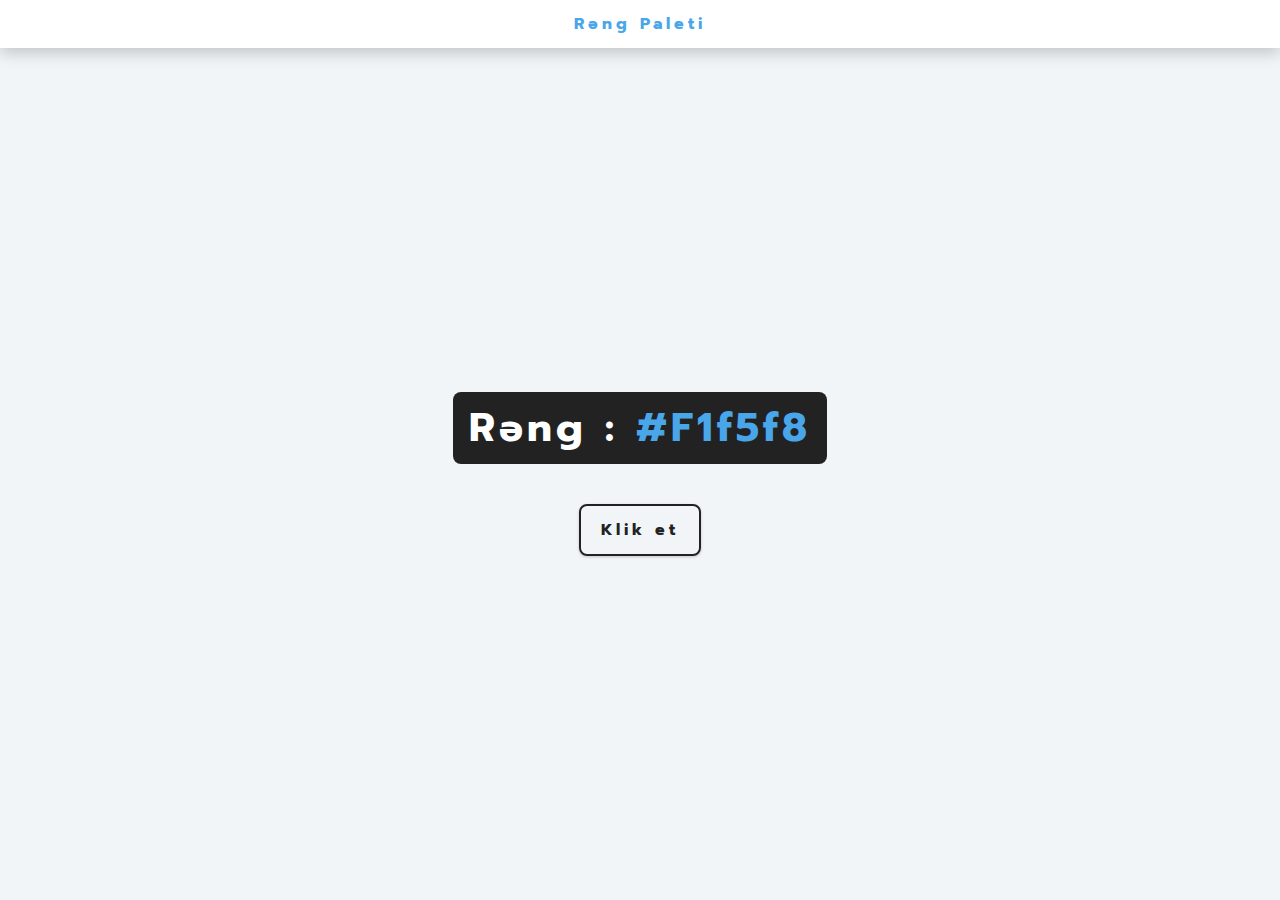
<file: color-flipper-hex/index.html>
<!DOCTYPE html>
<html lang="en">
  <head>
    <meta charset="UTF-8" />
    <meta http-equiv="X-UA-Compatible" content="IE=edge" />
    <meta name="viewport" content="width=device-width, initial-scale=1.0" />
    <link rel="stylesheet" href="style.css" />
    <title>Color Flipper with HEX</title>
  </head>
  <body>
    <nav>
      <div class="nav-center">
        <h4>rəng paleti</h4>
      </div>
    </nav>
    <main>
      <div class="container">
        <h2>rəng : <span class="color">#f1f5f8</span></h2>
        <button class="btn btn-hero" id="btn">Klik et</button>
      </div>
    </main>
    <script src="script.js"></script>
  </body>
</html>
</file>
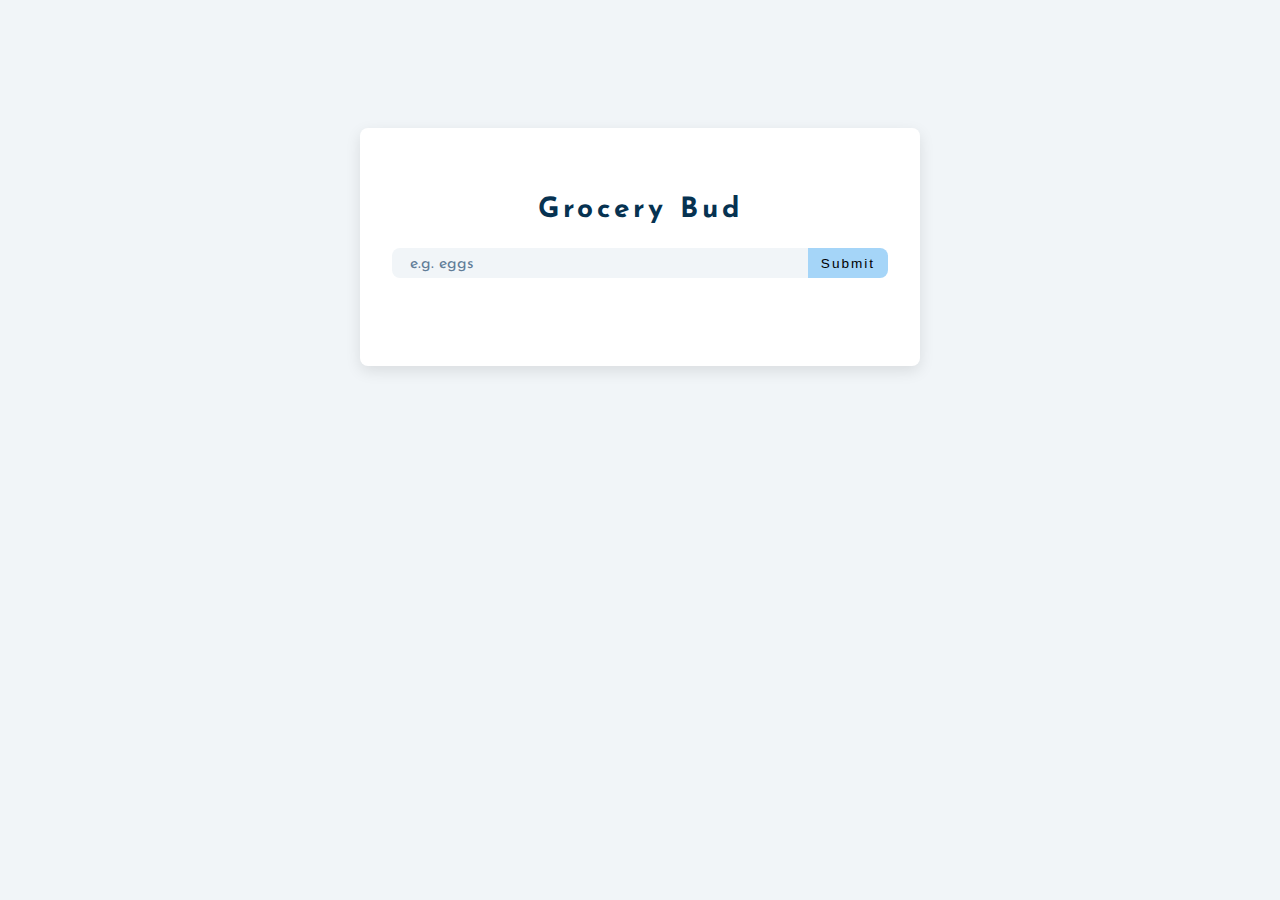
<file: grocery-bud/index.html>
<!DOCTYPE html>
<html lang="en">
  <head>
    <meta charset="UTF-8" />
    <meta http-equiv="X-UA-Compatible" content="IE=edge" />
    <meta name="viewport" content="width=device-width, initial-scale=1.0" />
    <link
      rel="stylesheet"
      href="https://cdnjs.cloudflare.com/ajax/libs/font-awesome/5.15.4/css/all.min.css"
      integrity="sha512-1ycn6IcaQQ40/MKBW2W4Rhis/DbILU74C1vSrLJxCq57o941Ym01SwNsOMqvEBFlcgUa6xLiPY/NS5R+E6ztJQ=="
      crossorigin="anonymous"
      referrerpolicy="no-referrer"
    />
    <link rel="stylesheet" href="style.css" />
    <title>Document</title>
  </head>
  <body>
    <section class="section-center">
      <!-- form -->
      <form class="grocery-form">
        <p class="alert"></p>
        <h3>grocery bud</h3>
        <div class="form-control">
          <input type="text" id="grocery" placeholder="e.g. eggs" />
          <button type="submit" class="submit-btn">submit</button>
        </div>
      </form>
      <!-- list -->
      <div class="grocery-container">
        <div class="grocery-list">
          <!-- <article class="grocery-item">
              <p class="title">item</p>
              <div class="btn-container">
                <button type="button" class="edit-btn">
                  <i class="fas fa-edit"></i>
                </button>
                <button type="button" class="delete-btn">
                  <i class="fas fa-trash"></i>
                </button>
              </div>
            </article> -->
        </div>
        <button class="clear-btn">clear items</button>
      </div>
    </section>
    <script src="script.js"></script>
  </body>
</html>
</file>
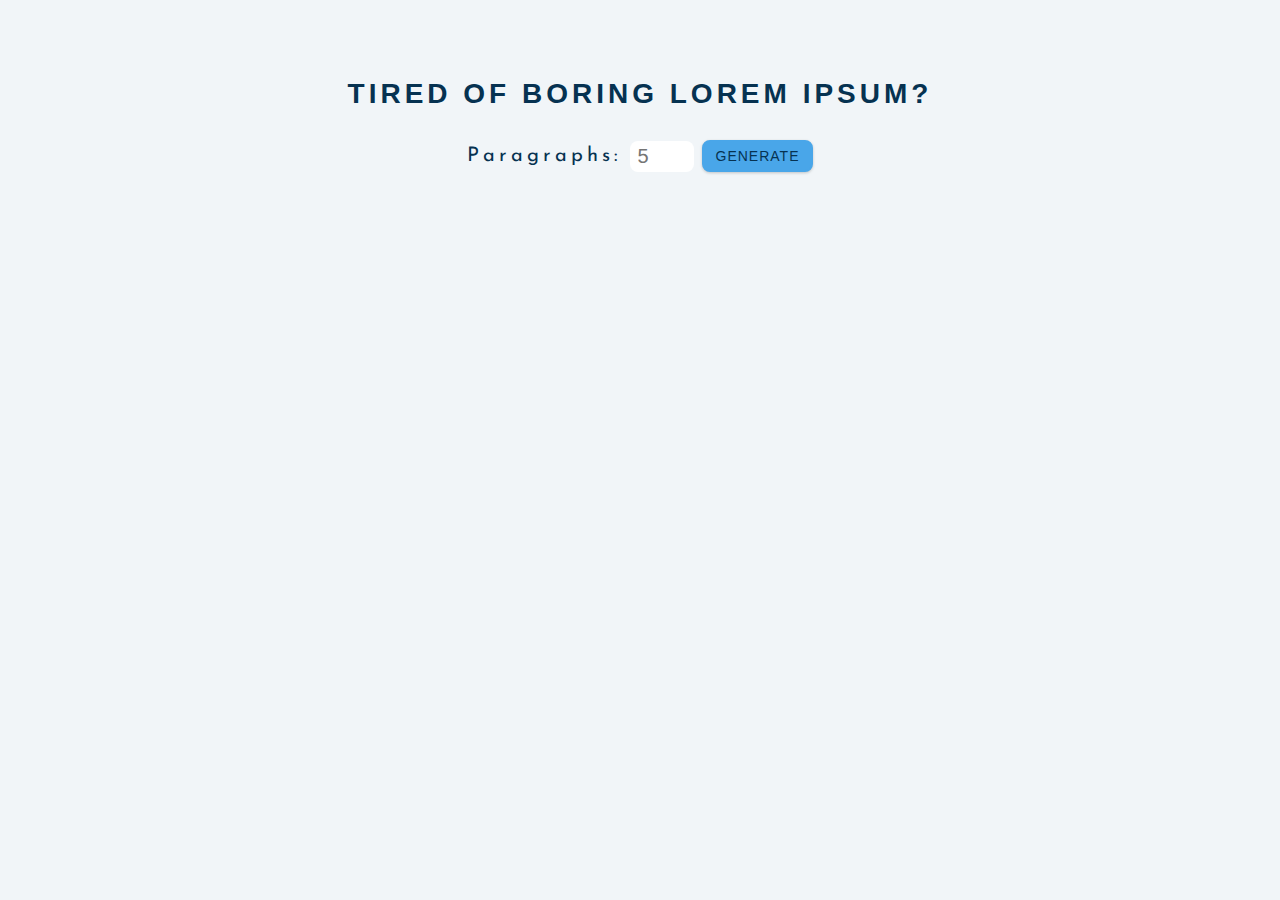
<file: lorem-generator/index.html>
<!DOCTYPE html>
<html lang="en">
  <head>
    <meta charset="UTF-8" />
    <meta http-equiv="X-UA-Compatible" content="IE=edge" />
    <meta name="viewport" content="width=device-width, initial-scale=1.0" />
    <link rel="stylesheet" href="style.css" />
    <title>Document</title>
  </head>
  <body>
    <section class="section-center">
      <h3>tired of boring lorem ipsum?</h3>
      <form class="lorem-form">
        <label for="amount">paragraphs:</label>
        <input
          type="number"
          name="amount"
          id="amount"
          maxlength="1"
          placeholder="5"
        />
        <button type="submit" class="btn">generate</button>
      </form>
      <article class="lorem-text"></article>
    </section>

    <script src="script.js"></script>
  </body>
</html>
</file>
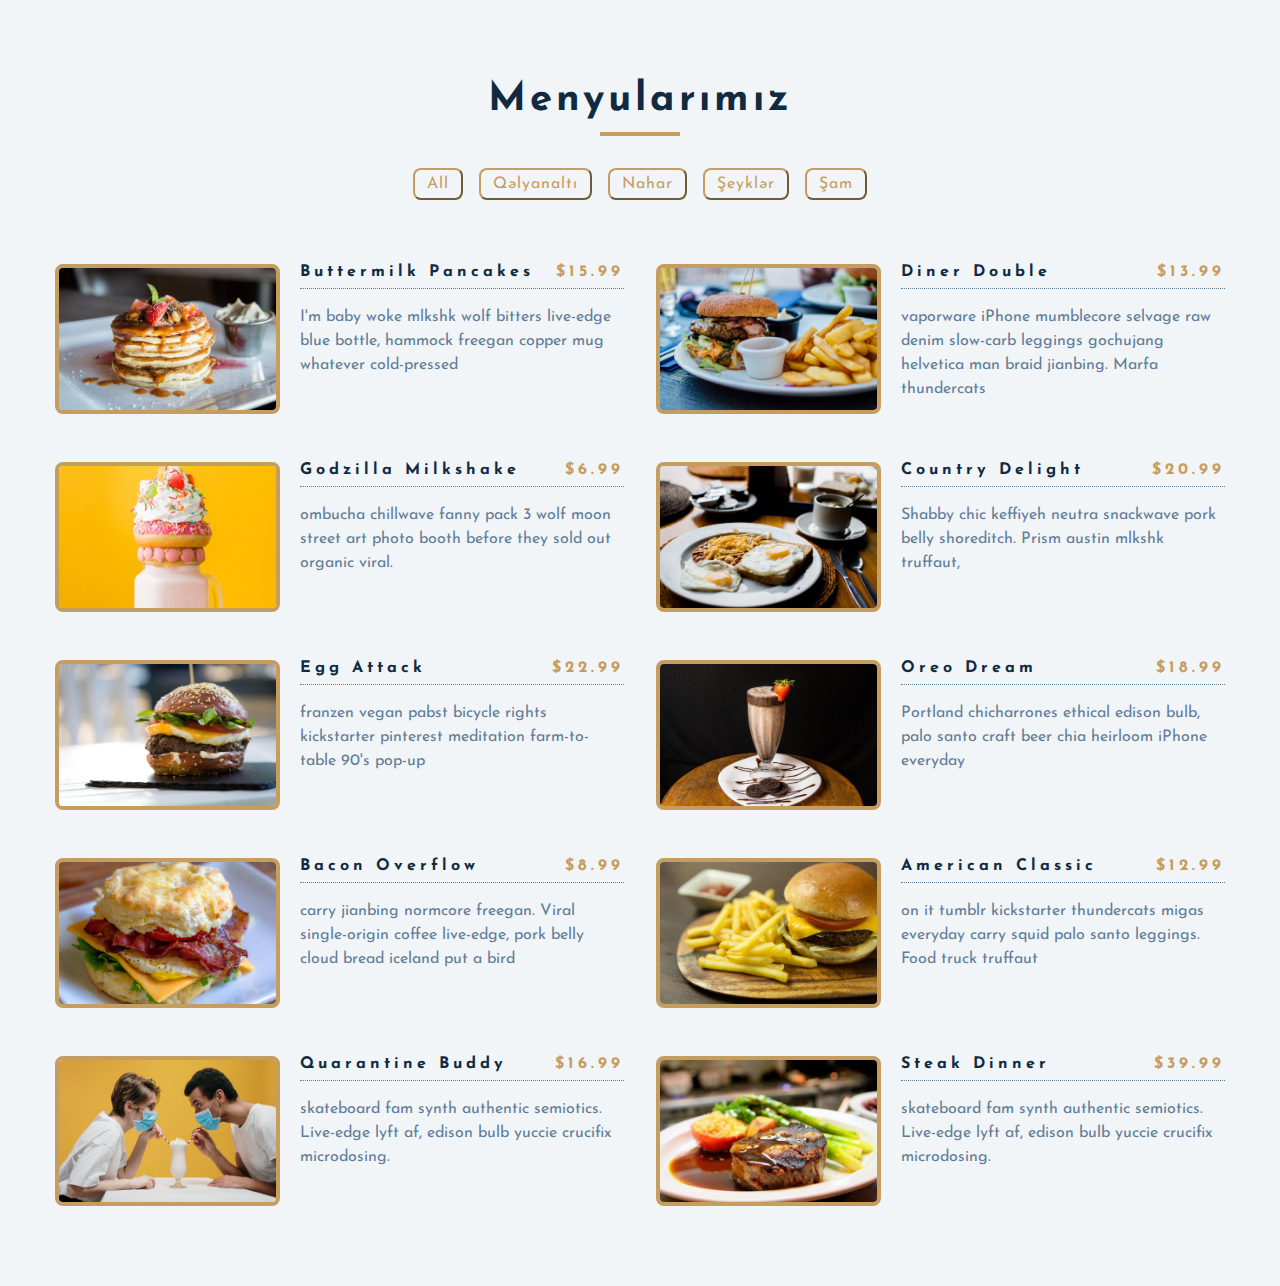
<file: menu-app/index.html>
<!DOCTYPE html>
<html lang="en">
  <head>
    <meta charset="UTF-8" />
    <meta http-equiv="X-UA-Compatible" content="IE=edge" />
    <meta name="viewport" content="width=device-width, initial-scale=1.0" />
    <link rel="stylesheet" href="style.css" />
    <title>Menu app</title>
  </head>
  <body>
    <section class="menu">
      <!-- title -->
      <div class="title">
        <h2>menyularımız</h2>
        <div class="underline"></div>
      </div>
      <!-- filter buttons -->
      <div class="btn-container">
        <!-- <button class="filter-btn" type="button" data-id="all">all</button>
          <button class="filter-btn" type="button" data-id="breakfast">
            breakfast
          </button>
          <button class="filter-btn" type="button" data-id="lunch">lunch</button>
          <button class="filter-btn" type="button" data-id="shakes">
            shakes
          </button> -->
      </div>
      <!-- menu items -->
      <div class="section-center">
        <!-- single item -->
        <!-- <article class="menu-item">
            <img src="menu-item.jpeg" class="photo" alt="menu item" />
            <div class="item-info">
              <header>
                <h4>buttermilk pancakes</h4>
                <h4 class="price">$15</h4>
              </header>
              <p class="item-text">
                Lorem ipsum dolor sit amet consectetur adipisicing elit. Cumque
                quidem nihil exercitationem fugiat facilis distinctio nulla aut
                voluptas deleniti? Laboriosam!
              </p>
            </div>
          </article> -->
        <!-- end of single item -->
      </div>
    </section>
    <script src="script.js"></script>
    
  </body>
</html>
</file>
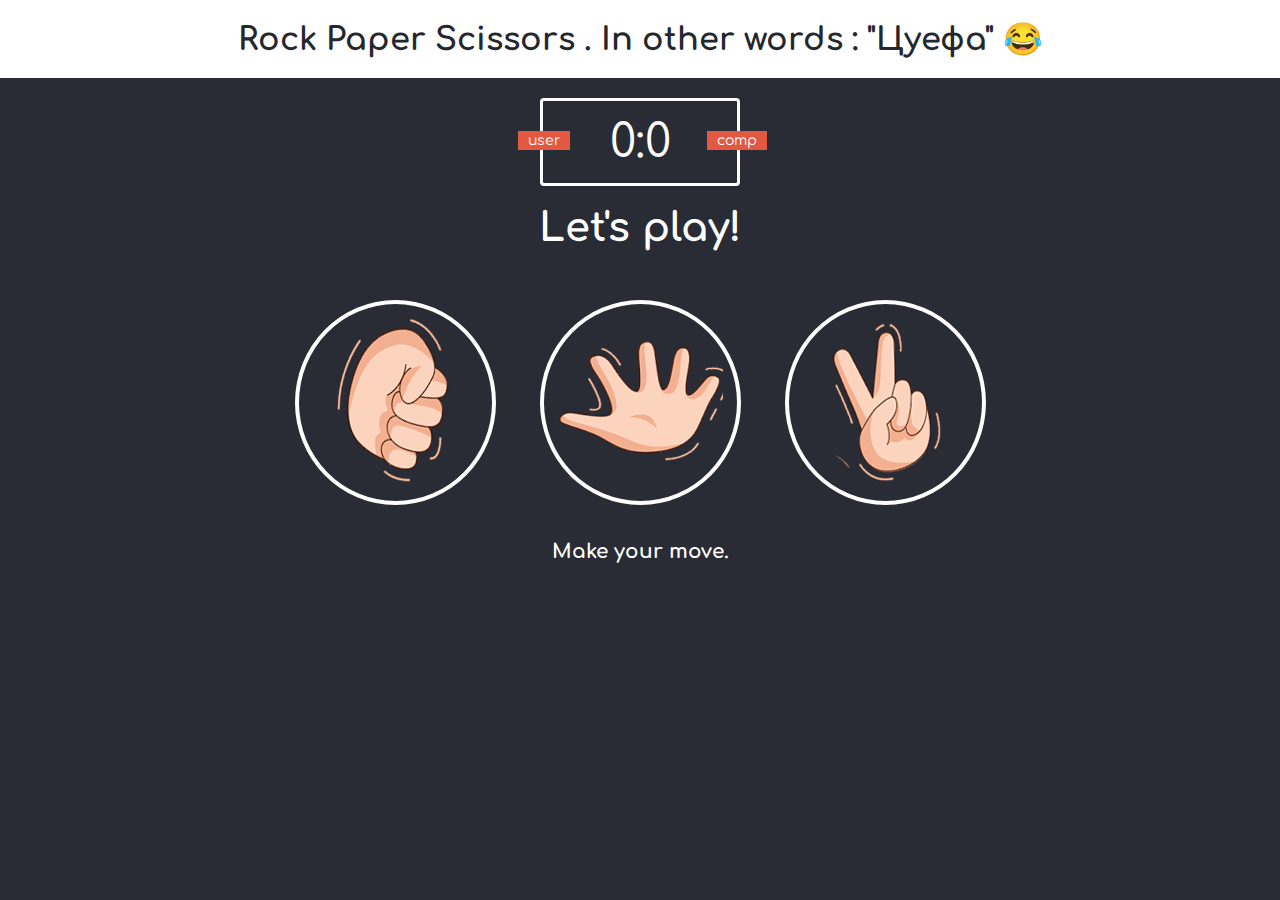
<file: rock-paper-scissors/index.html>
<!DOCTYPE html>
<html lang="en">
  <head>
    <meta charset="UTF-8" />
    <meta http-equiv="X-UA-Compatible" content="IE=edge" />
    <meta name="viewport" content="width=device-width, initial-scale=1.0" />
    <link rel="stylesheet" href="style.css" />
    <title>Rock/Paper/Scissors</title>
  </head>
  <body>
    <header>
      <h1>Rock Paper Scissors . In other words : "Цуефа" 😂</h1>
    </header>

    <div class="score-board">
      <div id="user-label" class="badge">user</div>
      <div id="computer-label" class="badge">comp</div>
      <span id="user-score">0</span>:<span id="computer-score">0</span>
    </div>

    <div class="result">
      <p>Let's play!</p>
    </div>

    <div class="choices">
      <div class="choice" id="r">
        <img src="images/rock.png" alt="" />
      </div>
      <div class="choice" id="p">
        <img src="images/paper.png" alt="" />
      </div>
      <div class="choice" id="s">
        <img src="images/scissors.png" alt="" />
      </div>
    </div>
    <p id="action-message">Make your move.</p>

    <script src="script.js"></script>
  </body>
</html>
</file>
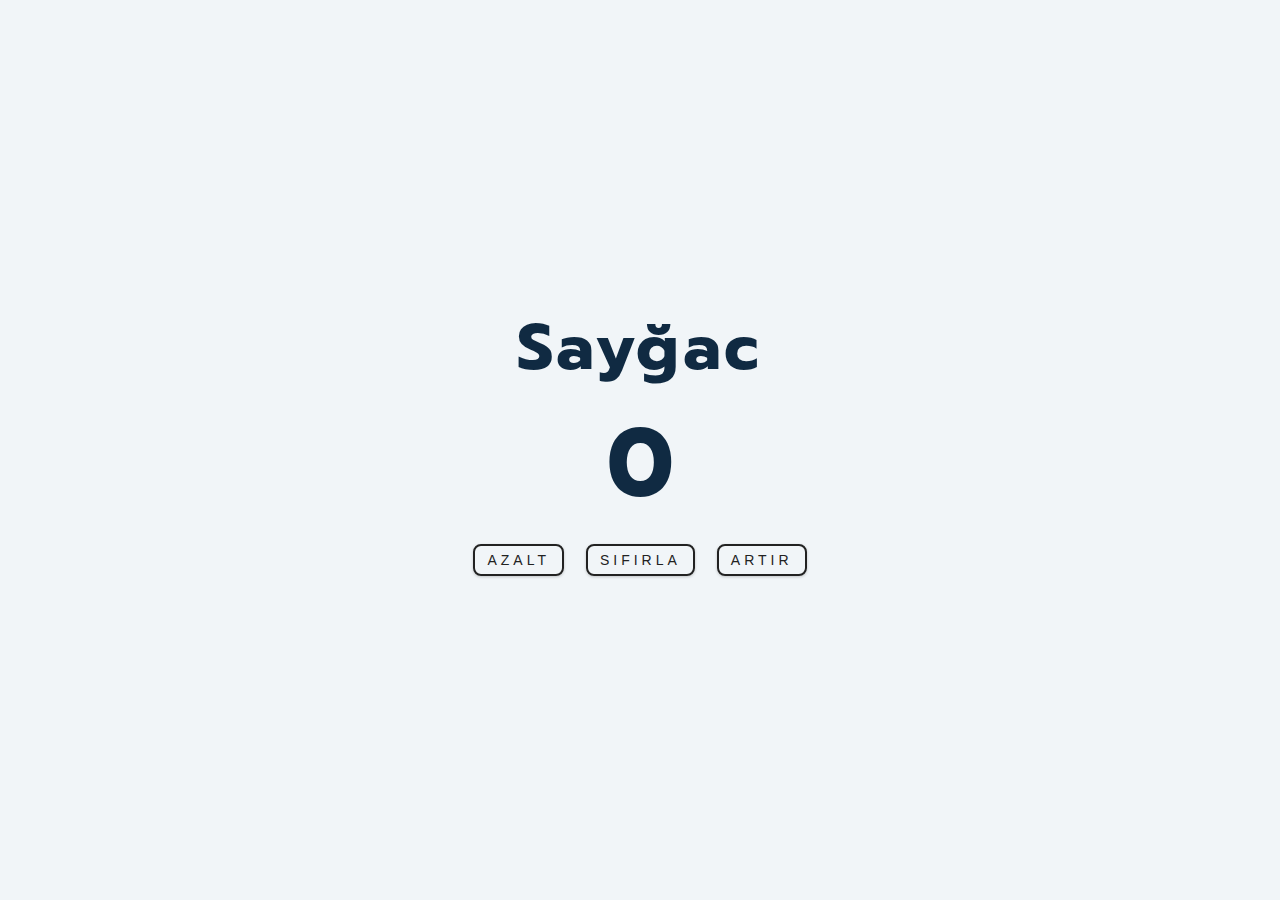
<file: simple-counter/index.html>
<!DOCTYPE html>
<html lang="en">
  <head>
    <meta charset="UTF-8" />
    <meta http-equiv="X-UA-Compatible" content="IE=edge" />
    <meta name="viewport" content="width=device-width, initial-scale=1.0" />
    <link rel="stylesheet" href="style.css" />
    <title>Simple counter :`)</title>
  </head>
  <body>
    <main>
      <div class="container">
        <h1>sayğac</h1>
        <span id="value">0</span>
        <div class="button-container">
          <button class="btn decrease">azalt</button>
          <button class="btn reset">sıfırla</button>
          <button class="btn increase">artır</button>
        </div>
      </div>
    </main>
    <script src="script.js"></script>
  </body>
</html>
</file>
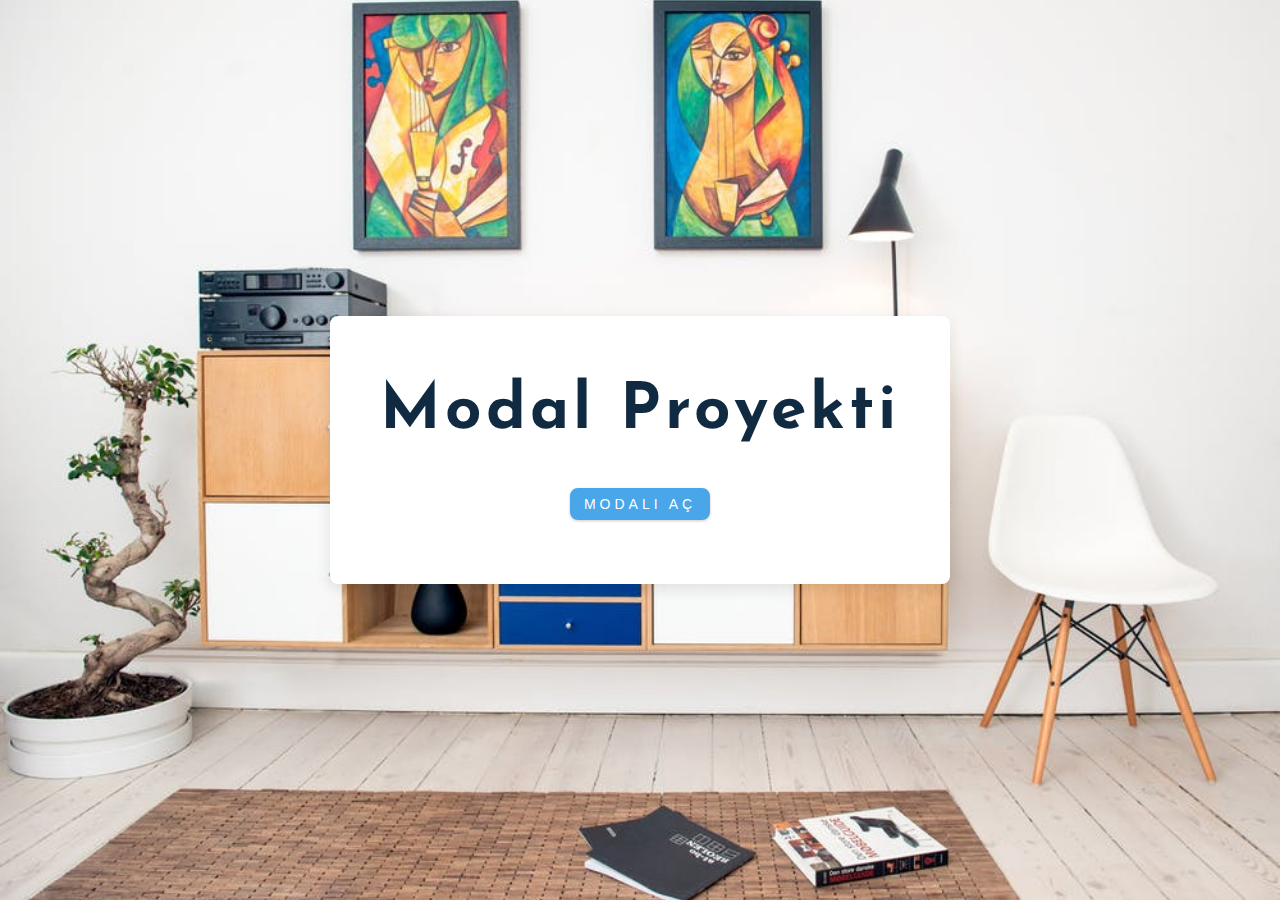
<file: simple-modal/index.html>
<!DOCTYPE html>
<html lang="en">
  <head>
    <meta charset="UTF-8" />
    <meta http-equiv="X-UA-Compatible" content="IE=edge" />
    <meta name="viewport" content="width=device-width, initial-scale=1.0" />
    <link
      rel="stylesheet"
      href="https://cdnjs.cloudflare.com/ajax/libs/font-awesome/5.15.4/css/all.min.css"
      integrity="sha512-1ycn6IcaQQ40/MKBW2W4Rhis/DbILU74C1vSrLJxCq57o941Ym01SwNsOMqvEBFlcgUa6xLiPY/NS5R+E6ztJQ=="
      crossorigin="anonymous"
      referrerpolicy="no-referrer"
    />
    <link rel="stylesheet" href="style.css" />
    <title>Sadə modal</title>
  </head>
  <body>
    <header class="hero">
      <div class="banner">
        <h1>modal proyekti</h1>
        <button class="btn modal-btn">modalı aç</button>
      </div>
    </header>
    <!-- modal -->
    <div class="modal-overlay">
      <div class="modal-container">
        <h3>modal məzmunu</h3>
        <button class="close-btn"><i class="fas fa-times"></i></button>
      </div>
    </div>
    <script src="script.js"></script>
  </body>
</html>
</file>
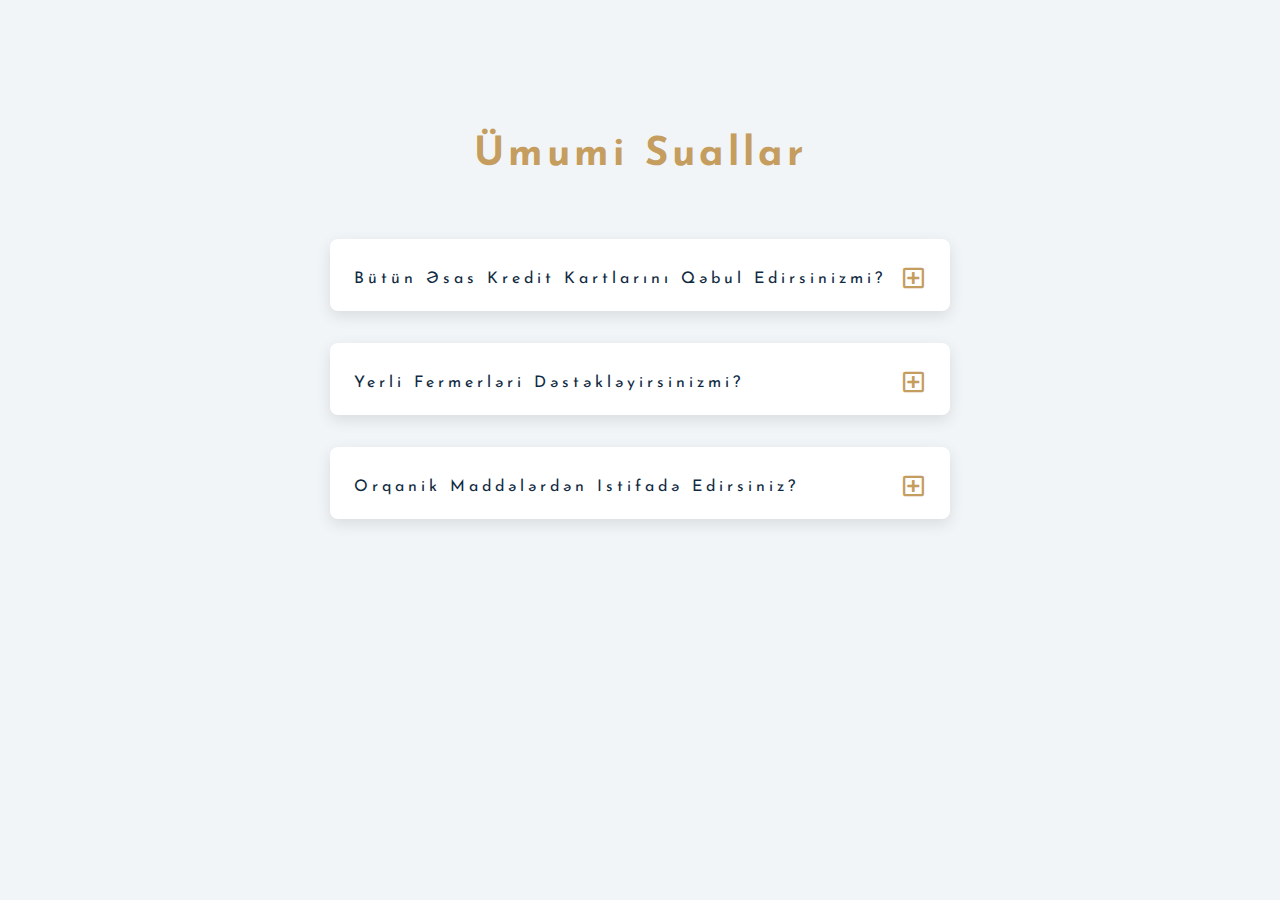
<file: simple-question-app/index.html>
<!DOCTYPE html>
<html lang="en">
<head>
    <meta charset="UTF-8">
    <meta http-equiv="X-UA-Compatible" content="IE=edge">
    <meta name="viewport" content="width=device-width, initial-scale=1.0">
    <link rel="stylesheet" href="https://cdnjs.cloudflare.com/ajax/libs/font-awesome/5.15.4/css/all.min.css" integrity="sha512-1ycn6IcaQQ40/MKBW2W4Rhis/DbILU74C1vSrLJxCq57o941Ym01SwNsOMqvEBFlcgUa6xLiPY/NS5R+E6ztJQ==" crossorigin="anonymous" referrerpolicy="no-referrer" />
    <link rel="stylesheet" href="style.css">
    <title>Question app</title>
</head>
<body>
    <section class="questions">
        <!-- title -->
        <div class="title">
          <h2>ümumi suallar
        </h2>
        </div>
        <!-- questions -->
        <div class="section-center">
          <!-- single question -->
          <article class="question">
            <!-- question title -->
            <div class="question-title">
              <p>Bütün əsas kredit kartlarını qəbul edirsinizmi?</p>
              <button type="button" class="question-btn">
                <span class="plus-icon">
                  <i class="far fa-plus-square"></i>
                </span>
                <span class="minus-icon">
                  <i class="far fa-minus-square"></i>
                </span>
              </button>
            </div>
            <!-- question text -->
            <div class="question-text">
              <p>
                Lorem ipsum dolor sit amet, consectetur adipisicing elit. Est
                dolore illo dolores quia nemo doloribus quaerat, magni numquam
                repellat reprehenderit.
              </p>
            </div>
          </article>
          <!-- end of single question -->
          <!-- single question -->
          <article class="question">
            <!-- question title -->
            <div class="question-title">
              <p>Yerli fermerləri dəstəkləyirsinizmi?</p>
              <button type="button" class="question-btn">
                <span class="plus-icon">
                  <i class="far fa-plus-square"></i>
                </span>
                <span class="minus-icon">
                  <i class="far fa-minus-square"></i>
                </span>
              </button>
            </div>
            <!-- question text -->
            <div class="question-text">
              <p>
                Lorem ipsum dolor sit amet, consectetur adipisicing elit. Est
                dolore illo dolores quia nemo doloribus quaerat, magni numquam
                repellat reprehenderit.
              </p>
            </div>
          </article>
          <!-- end of single question -->
          <!-- single question -->
          <article class="question">
            <!-- question title -->
            <div class="question-title">
              <p>Orqanik maddələrdən istifadə edirsiniz?</p>
              <button type="button" class="question-btn">
                <span class="plus-icon">
                  <i class="far fa-plus-square"></i>
                </span>
                <span class="minus-icon">
                  <i class="far fa-minus-square"></i>
                </span>
              </button>
            </div>
            <!-- question text -->
            <div class="question-text">
              <p>
                Lorem ipsum dolor sit amet, consectetur adipisicing elit. Est
                dolore illo dolores quia nemo doloribus quaerat, magni numquam
                repellat reprehenderit.
              </p>
            </div>
          </article>
          <!-- end of single question -->
      </section>
    </main>
    <script src="script.js"></script>
</body>
</html>
</file>
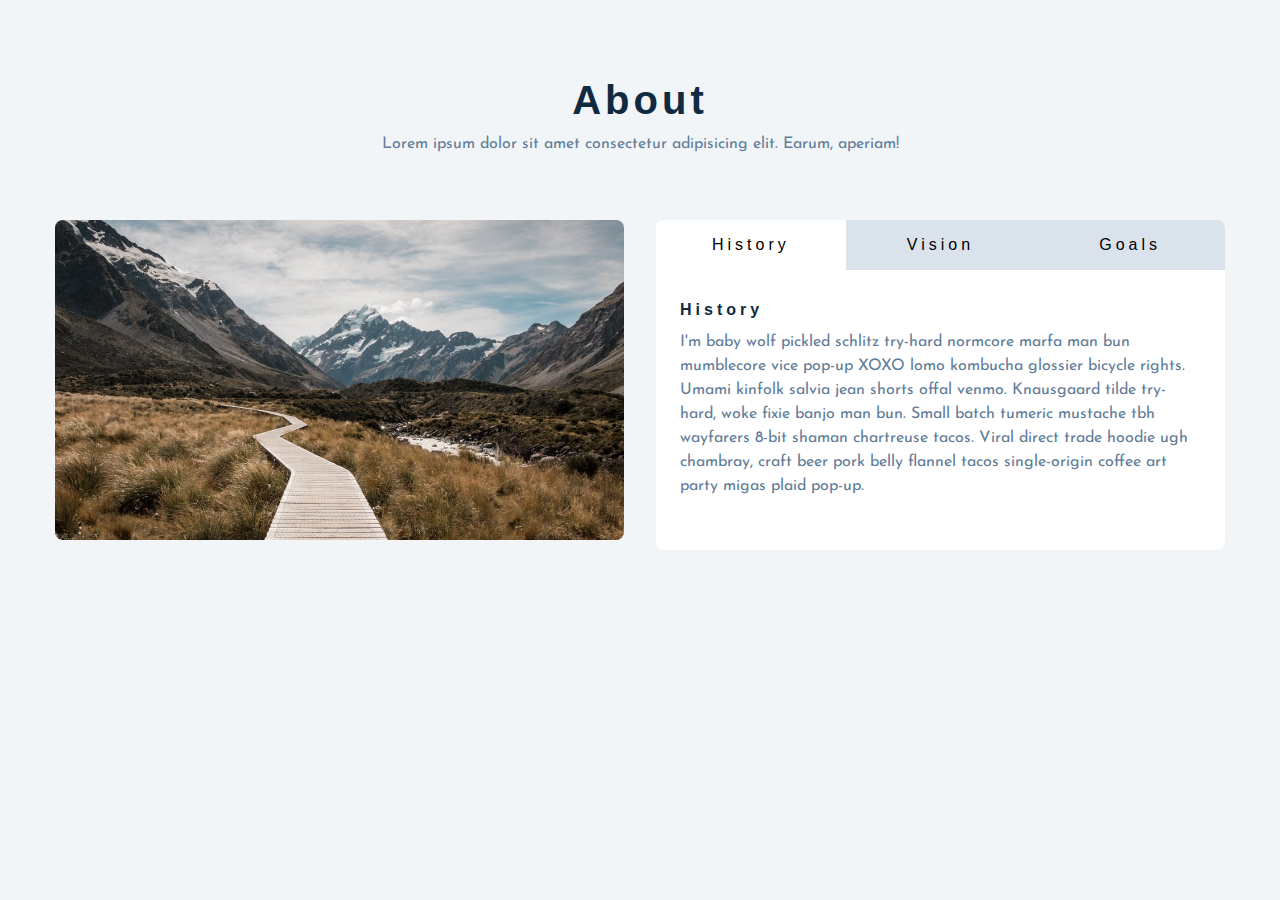
<file: simple-tabs/index.html>
<!DOCTYPE html>
<html lang="en">
  <head>
    <meta charset="UTF-8" />
    <meta http-equiv="X-UA-Compatible" content="IE=edge" />
    <meta name="viewport" content="width=device-width, initial-scale=1.0" />
    <link rel="stylesheet" href="style.css" />
    <title>Document</title>
  </head>
  <body>
    <section class="section">
      <div class="title">
        <h2>about</h2>
        <p>
          Lorem ipsum dolor sit amet consectetur adipisicing elit. Earum,
          aperiam!
        </p>
      </div>

      <div class="about-center section-center">
        <article class="about-img">
          <img src="./hero-bcg (1).jpeg" alt="" />
        </article>
        <article class="about">
          <!-- btn container -->
          <div class="btn-container">
            <button class="tab-btn active" data-id="history">history</button>
            <button class="tab-btn" data-id="vision">vision</button>
            <button class="tab-btn" data-id="goals">goals</button>
          </div>
          <div class="about-content">
            <!-- single item -->
            <div class="content active" id="history">
              <h4>history</h4>
              <p>
                I'm baby wolf pickled schlitz try-hard normcore marfa man bun
                mumblecore vice pop-up XOXO lomo kombucha glossier bicycle
                rights. Umami kinfolk salvia jean shorts offal venmo. Knausgaard
                tilde try-hard, woke fixie banjo man bun. Small batch tumeric
                mustache tbh wayfarers 8-bit shaman chartreuse tacos. Viral
                direct trade hoodie ugh chambray, craft beer pork belly flannel
                tacos single-origin coffee art party migas plaid pop-up.
              </p>
            </div>
            <!-- end of single item -->
            <!-- single item -->
            <div class="content" id="vision">
              <h4>vision</h4>
              <p>
                Man bun PBR&B keytar copper mug prism, hell of helvetica. Synth
                crucifix offal deep v hella biodiesel. Church-key listicle
                polaroid put a bird on it chillwave palo santo enamel pin,
                tattooed meggings franzen la croix cray. Retro yr aesthetic four
                loko tbh helvetica air plant, neutra palo santo tofu mumblecore.
                Hoodie bushwick pour-over jean shorts chartreuse shabby chic.
                Roof party hammock master cleanse pop-up truffaut, bicycle
                rights skateboard affogato readymade sustainable deep v
                live-edge schlitz narwhal.
              </p>
              <ul>
                <li>list item</li>
                <li>list item</li>
                <li>list item</li>
              </ul>
            </div>
            <!-- end of single item -->
            <!-- single item -->
            <div class="content" id="goals">
              <h4>goals</h4>
              <p>
                Chambray authentic truffaut, kickstarter brunch taxidermy vape
                heirloom four dollar toast raclette shoreditch church-key.
                Poutine etsy tote bag, cred fingerstache leggings cornhole
                everyday carry blog gastropub. Brunch biodiesel sartorial mlkshk
                swag, mixtape hashtag marfa readymade direct trade man braid
                cold-pressed roof party. Small batch adaptogen coloring book
                heirloom. Letterpress food truck hammock literally hell of wolf
                beard adaptogen everyday carry. Dreamcatcher pitchfork yuccie,
                banh mi salvia venmo photo booth quinoa chicharrones.
              </p>
            </div>
            <!-- end of single item -->
          </div>
        </article>
      </div>
    </section>
    <script src="script.js"></script>
  </body>
</html>
</file>
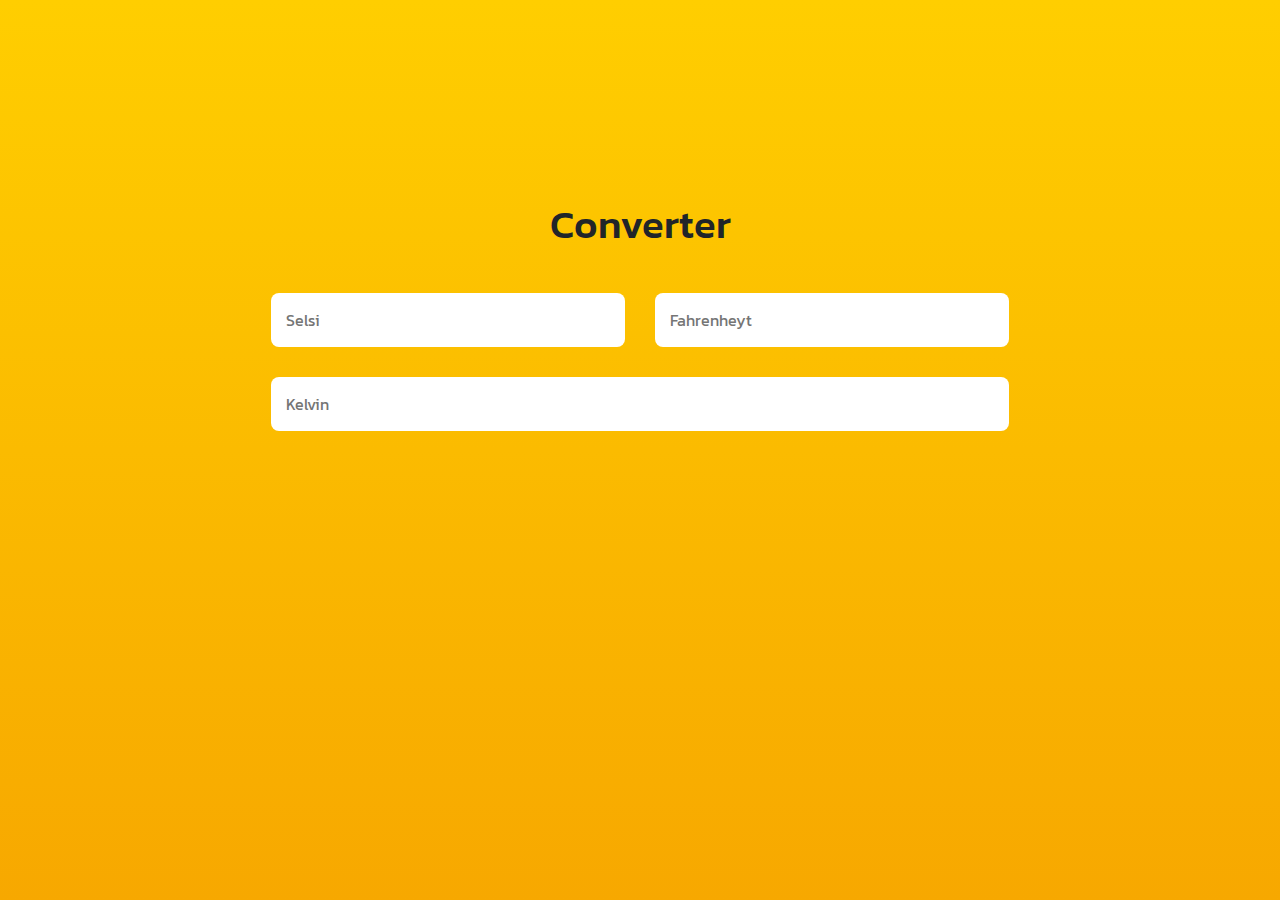
<file: temperature-converter/index.html>
<!DOCTYPE html>
<html lang="en">
  <head>
    <meta charset="UTF-8" />
    <meta http-equiv="X-UA-Compatible" content="IE=edge" />
    <meta name="viewport" content="width=device-width, initial-scale=1.0" />
    <link
      href="https://cdn.jsdelivr.net/npm/bootstrap@5.1.0/dist/css/bootstrap.min.css"
      rel="stylesheet"
    />
    <link rel="stylesheet" href="style.css" />
    <title>Document</title>
  </head>
  <body>
    <main>
      <header>
        <h1>Converter</h1>
      </header>
      <section class="inputs">
        <input
          type="number"
          name="celcius"
          id="celcius"
          class="input"
          placeholder="Selsi"
        />
        <input
          type="number"
          name="fahrenheit"
          id="fahrenheit"
          class="input"
          placeholder="Fahrenheyt"
        />
        <input
          type="number"
          name="kelvin"
          id="kelvin"
          class="input"
          placeholder="Kelvin"
        />
      </section>
    </main>
    <script src="script.js"></script>
  </body>
</html>
</file>
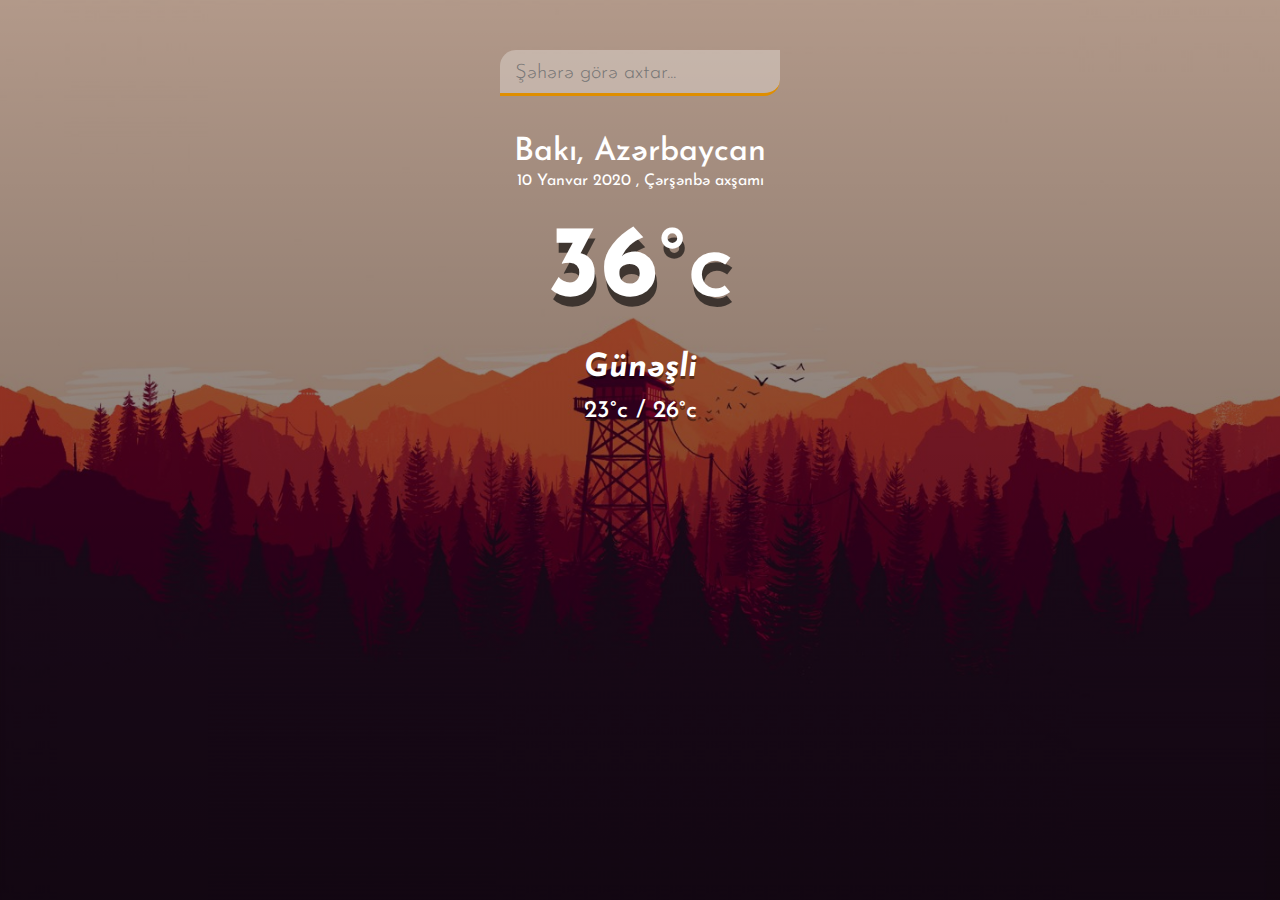
<file: weather-example/index.html>
<!DOCTYPE html>
<html lang="en">
  <head>
    <meta charset="UTF-8" />
    <meta http-equiv="X-UA-Compatible" content="IE=edge" />
    <meta name="viewport" content="width=device-width, initial-scale=1.0" />
    <title>Document</title>
    <link rel="stylesheet" href="style.css" />
  </head>
  <body>
    <div class="app-wrap">
      <header>
        <input
          type="text"
          autocomplete="off"
          class="search-box"
          placeholder="Şəhərə görə axtar..."
        />
      </header>
      <main>
        <section class="location">
          <div class="city">Bakı, Azərbaycan</div>
          <div class="date">10 Yanvar 2020 , Çərşənbə axşamı</div>
        </section>
        <div class="current">
          <div class="temp">36<span>°c</span></div>
          <div class="weather">Günəşli</div>
          <div class="hi-low">23°c / 26°c</div>
        </div>
      </main>
    </div>
    <script src="script.js"></script>
  </body>
</html>
</file>
<file: color-flipper-hex/style.css>
/*
=============== 
Fonts
===============
*/
/* @import url("https://fonts.googleapis.com/css?family=Open+Sans|Roboto:400,700&display=swap"); */
@import url('https://fonts.googleapis.com/css2?family=Prompt:wght@200&display=swap');

/*
=============== 
Variables
===============
*/

:root {
  /* dark shades of primary color*/
  --clr-primary-1: hsl(205, 86%, 17%);
  --clr-primary-2: hsl(205, 77%, 27%);
  --clr-primary-3: hsl(205, 72%, 37%);
  --clr-primary-4: hsl(205, 63%, 48%);
  /* primary/main color */
  --clr-primary-5: hsl(205, 78%, 60%);
  /* lighter shades of primary color */
  --clr-primary-6: hsl(205, 89%, 70%);
  --clr-primary-7: hsl(205, 90%, 76%);
  --clr-primary-8: hsl(205, 86%, 81%);
  --clr-primary-9: hsl(205, 90%, 88%);
  --clr-primary-10: hsl(205, 100%, 96%);
  /* darkest grey - used for headings */
  --clr-grey-1: hsl(209, 61%, 16%);
  --clr-grey-2: hsl(211, 39%, 23%);
  --clr-grey-3: hsl(209, 34%, 30%);
  --clr-grey-4: hsl(209, 28%, 39%);
  /* grey used for paragraphs */
  --clr-grey-5: hsl(210, 22%, 49%);
  --clr-grey-6: hsl(209, 23%, 60%);
  --clr-grey-7: hsl(211, 27%, 70%);
  --clr-grey-8: hsl(210, 31%, 80%);
  --clr-grey-9: hsl(212, 33%, 89%);
  --clr-grey-10: hsl(206, 33%, 96%);
  --clr-white: #fff;
  --clr-red-dark: hsl(360, 67%, 44%);
  --clr-red-light: hsl(360, 71%, 66%);
  --clr-green-dark: hsl(125, 67%, 44%);
  --clr-green-light: hsl(125, 71%, 66%);
  --clr-black: #222;
  --ff-primary: "Roboto", sans-serif;
  --ff-secondary: "Open Sans", sans-serif;
  --ff-thirdary : "Prompt", sans-serif;
  --transition: all 0.3s linear;
  --spacing: 0.25rem;
  --radius: 0.5rem;
  --light-shadow: 0 5px 15px rgba(0, 0, 0, 0.1);
  --dark-shadow: 0 5px 15px rgba(0, 0, 0, 0.2);
  --max-width: 1170px;
  --fixed-width: 620px;
}
/*
=============== 
Global Styles
===============
*/

*,
::after,
::before {
  margin: 0;
  padding: 0;
  box-sizing: border-box;
}
body {
  font-family: var(--ff-secondary);
  background: var(--clr-grey-10);
  color: var(--clr-grey-1);
  line-height: 1.5;
  font-size: 0.875rem;
  transition: all .5s ease;
}
ul {
  list-style-type: none;
}
a {
  text-decoration: none;
}
img:not(.nav-logo) {
  width: 100%;
  display: block;
}

h1,
h2,
h3,
h4 {
  letter-spacing: var(--spacing);
  text-transform: capitalize;
  line-height: 1.25;
  margin-bottom: 0.75rem;
  font-family: var(--ff-thirdary);
}
h1 {
  font-size: 3rem;
}
h2 {
  font-size: 2rem;
}
h3 {
  font-size: 1.25rem;
}
h4 {
  font-size: 0.875rem;
}
p {
  margin-bottom: 1.25rem;
  color: var(--clr-grey-5);
}
@media screen and (min-width: 800px) {
  h1 {
    font-size: 4rem;
  }
  h2 {
    font-size: 2.5rem;
  }
  h3 {
    font-size: 1.75rem;
  }
  h4 {
    font-size: 1rem;
  }
  body {
    font-size: 1rem;
  }
  h1,
  h2,
  h3,
  h4 {
    line-height: 1;
  }
}
/*  global classes */

.btn {
  font-family: var(--ff-thirdary);
  /* text-transform: uppercase; */
  background: transparent;
  color: var(--clr-black);
  padding: 0.375rem 0.75rem;
  letter-spacing: var(--spacing);
  display: inline-block;
  font-weight: 700;
  transition: var(--transition);
  font-size: 0.875rem;
  border: 2px solid var(--clr-black);
  cursor: pointer;
  box-shadow: 0 1px 3px rgba(0, 0, 0, 0.2);
  border-radius: var(--radius);
}
.btn:hover {
  color: var(--clr-white);
  background: var(--clr-black);
}
.btn-hero {
  font-size: 1rem;
  padding: 0.75rem 1.25rem;
}
/* section */
.section {
  padding: 5rem 0;
}

.section-center {
  width: 90vw;
  margin: 0 auto;
  max-width: 1170px;
}
@media screen and (min-width: 992px) {
  .section-center {
    width: 95vw;
  }
}
/*
=============== 
Nav
===============
*/
nav {
  background: var(--clr-white);
  height: 3rem;
  display: grid;
  align-items: center;
  box-shadow: var(--dark-shadow);
}
.nav-center {
  /* width: 90vw; */
  max-width: var(--fixed-width);
  margin: 0 auto;
  display: flex;
  align-items: center;
  justify-content: space-between;
}
.nav-center h4 {
  margin-bottom: 0;
  color: var(--clr-primary-5);
}
.nav-links {
  display: flex;
}
nav a {
  text-transform: capitalize;
  font-weight: 700;
  font-size: 1rem;
  color: var(--clr-primary-1);
  letter-spacing: var(--spacing);
  margin-right: 1rem;
}
nav a:hover {
  color: var(--clr-primary-5);
}
/*
=============== 
Container
===============
*/
main {
  min-height: calc(100vh - 3rem);
  display: grid;
  place-items: center;
}
.container {
  text-align: center;
}
.container h2 {
  background: var(--clr-black);
  color: var(--clr-white);
  padding: 1rem;
  border-radius: var(--radius);
  margin-bottom: 2.5rem;
}
.color {
  color: var(--clr-primary-5);
}
</file>
<file: grocery-bud/style.css>
/*
=============== 
Fonts
===============
*/
@import url("https://fonts.googleapis.com/css2?family=Josefin+Sans:wght@400&display=swap");

/*
=============== 
Variables
===============
*/

:root {
  /* dark shades of primary color*/
  --clr-primary-1: hsl(205, 86%, 17%);
  --clr-primary-2: hsl(205, 77%, 27%);
  --clr-primary-3: hsl(205, 72%, 37%);
  --clr-primary-4: hsl(205, 63%, 48%);
  /* primary/main color */
  --clr-primary-5: #49a6e9;
  /* lighter shades of primary color */
  --clr-primary-6: hsl(205, 89%, 70%);
  --clr-primary-7: hsl(205, 90%, 76%);
  --clr-primary-8: hsl(205, 86%, 81%);
  --clr-primary-9: hsl(205, 90%, 88%);
  --clr-primary-10: hsl(205, 100%, 96%);
  /* darkest grey - used for headings */
  --clr-grey-1: hsl(209, 61%, 16%);
  --clr-grey-2: hsl(211, 39%, 23%);
  --clr-grey-3: hsl(209, 34%, 30%);
  --clr-grey-4: hsl(209, 28%, 39%);
  /* grey used for paragraphs */
  --clr-grey-5: hsl(210, 22%, 49%);
  --clr-grey-6: hsl(209, 23%, 60%);
  --clr-grey-7: hsl(211, 27%, 70%);
  --clr-grey-8: hsl(210, 31%, 80%);
  --clr-grey-9: hsl(212, 33%, 89%);
  --clr-grey-10: hsl(210, 36%, 96%);
  --clr-white: #fff;
  --clr-red-dark: hsl(360, 67%, 44%);
  --clr-red-light: hsl(360, 71%, 66%);
  --clr-green-dark: hsl(125, 67%, 44%);
  --clr-green-light: hsl(125, 71%, 66%);
  --clr-black: #222;
  --ff-primary: "Roboto", sans-serif;
  --ff-secondary: "Open Sans", sans-serif;
  --transition: all 0.3s linear;
  --spacing: 0.25rem;
  --radius: 0.5rem;
  --light-shadow: 0 5px 15px rgba(0, 0, 0, 0.1);
  --dark-shadow: 0 5px 15px rgba(0, 0, 0, 0.2);
  --max-width: 1170px;
  --fixed-width: 620px;
}
/*
=============== 
Global Styles
===============
*/

*,
::after,
::before {
  margin: 0;
  padding: 0;
  box-sizing: border-box;
}
body {
  font-family: "Josefin Sans", sans-serif !important;
  background: var(--clr-grey-10);
  color: var(--clr-grey-1);
  line-height: 1.5;
  font-size: 0.875rem;
}
ul {
  list-style-type: none;
}
a {
  text-decoration: none;
}
img:not(.logo) {
  width: 100%;
}
img {
  display: block;
}

h1,
h2,
h3,
h4 {
  letter-spacing: var(--spacing);
  text-transform: capitalize;
  line-height: 1.25;
  margin-bottom: 0.75rem;
  font-family: "Josefin Sans", sans-serif !important;
}
h1 {
  font-size: 3rem;
}
h2 {
  font-size: 2rem;
}
h3 {
  font-size: 1.25rem;
}
h4 {
  font-size: 0.875rem;
}
p {
  margin-bottom: 1.25rem;
  color: var(--clr-grey-5);
}
@media screen and (min-width: 800px) {
  h1 {
    font-size: 4rem;
  }
  h2 {
    font-size: 2.5rem;
  }
  h3 {
    font-size: 1.75rem;
  }
  h4 {
    font-size: 1rem;
  }
  body {
    font-size: 1rem;
  }
  h1,
  h2,
  h3,
  h4 {
    line-height: 1;
  }
}
/*  global classes */

.btn {
  text-transform: uppercase;
  background: transparent;
  color: var(--clr-black);
  padding: 0.375rem 0.75rem;
  letter-spacing: var(--spacing);
  display: inline-block;
  transition: var(--transition);
  font-size: 0.875rem;
  border: 2px solid var(--clr-black);
  cursor: pointer;
  box-shadow: 0 1px 3px rgba(0, 0, 0, 0.2);
  border-radius: var(--radius);
}
.btn:hover {
  color: var(--clr-white);
  background: var(--clr-black);
}
/* section */
.section {
  padding: 5rem 0;
}

.section-center {
  width: 90vw;
  margin: 0 auto;
  max-width: 35rem;
  margin-top: 8rem;
}
@media screen and (min-width: 992px) {
  .section-center {
    width: 95vw;
  }
}
main {
  min-height: 100vh;
  display: grid;
  place-items: center;
}
/*
=============== 
Grocery List
===============
*/
.section-center {
  background: var(--clr-white);
  border-radius: var(--radius);
  box-shadow: var(--light-shadow);
  transition: var(--transition);
  padding: 2rem;
}
.section-center:hover {
  box-shadow: var(--dark-shadow);
}
.alert {
  margin-bottom: 1rem;
  height: 1.25rem;
  display: grid;
  align-items: center;
  text-align: center;
  font-size: 0.7rem;
  border-radius: 0.25rem;
  letter-spacing: var(--spacing);
  text-transform: capitalize;
}
.alert-danger {
  color: #721c24;
  background: #f8d7da;
}
.alert-success {
  color: #155724;
  background: #d4edda;
}
.grocery-form h3 {
  color: var(--clr-primary-1);
  margin-bottom: 1.5rem;
  text-align: center;
}
.form-control {
  display: flex;
  justify-content: center;
}
#grocery {
  padding: 0.25rem;
  padding-left: 1rem;
  background: var(--clr-grey-10);
  border-top-left-radius: var(--radius);
  border-bottom-left-radius: var(--radius);
  border-color: transparent;
  font-size: 1rem;
  flex: 1 0 auto;
  color: var(--clr-grey-5);
}
#grocery::placeholder {
  font-family: "Josefin Sans", sans-serif !important;
  color: var(--clr-grey-5);
}
.submit-btn {
  background: var(--clr-primary-8);
  border-color: transparent;
  flex: 0 0 5rem;
  display: grid;
  align-items: center;
  padding: 0.25rem;
  text-transform: capitalize;
  letter-spacing: 2px;
  border-top-right-radius: var(--radius);
  border-bottom-right-radius: var(--radius);
  cursor: pointer;
  content: var(--clr-primary-5);
  transition: var(--transition);
  font-size: 0.85rem;
}
.submit-btn:hover {
  background: var(--clr-primary-5);
  color: var(--clr-white);
}

.grocery-container {
  margin-top: 2rem;
  transition: var(--transition);
  visibility: hidden;
}
.show-container {
  visibility: visible;
}
.grocery-item {
  display: flex;
  align-items: center;
  justify-content: space-between;
  margin-bottom: 0.5rem;
  transition: var(--transition);
  padding: 0.25rem 1rem;
  border-radius: var(--radius);
  text-transform: capitalize;
}
.grocery-item:hover {
  color: var(--clr-grey-5);
  background: var(--clr-grey-10);
}
.grocery-item:hover .title {
  color: var(--clr-grey-5);
}
.title {
  margin-bottom: 0;
  color: var(--clr-grey-1);
  letter-spacing: 2px;
  transition: var(--transition);
}
.edit-btn,
.delete-btn {
  background: transparent;
  border-color: transparent;
  cursor: pointer;
  font-size: 0.7rem;
  margin: 0 0.15rem;
  transition: var(--transition);
}
.edit-btn {
  color: var(--clr-green-light);
}
.edit-btn:hover {
  color: var(--clr-green-dark);
}
.delete-btn {
  color: var(--clr-red-light);
}
.delete-btn:hover {
  color: var(--clr-red-dark);
}
.clear-btn {
  text-transform: capitalize;
  width: 10rem;
  height: 1.5rem;
  display: grid;
  align-items: center;
  background: transparent;
  border-color: transparent;
  color: var(--clr-red-light);
  margin: 0 auto;
  font-size: 0.85rem;
  letter-spacing: var(--spacing);
  cursor: pointer;
  transition: var(--transition);
  margin-top: 1.25rem;
}
.clear-btn:hover {
  color: var(--clr-red-dark);
}
</file>
<file: lorem-generator/style.css>
/*
=============== 
Fonts
===============
*/
@import url("https://fonts.googleapis.com/css2?family=Josefin+Sans:wght@400&display=swap");

/*
=============== 
Variables
===============
*/

:root {
  /* dark shades of primary color*/
  --clr-primary-1: hsl(205, 86%, 17%);
  --clr-primary-2: hsl(205, 77%, 27%);
  --clr-primary-3: hsl(205, 72%, 37%);
  --clr-primary-4: hsl(205, 63%, 48%);
  /* primary/main color */
  --clr-primary-5: #49a6e9;
  /* lighter shades of primary color */
  --clr-primary-6: hsl(205, 89%, 70%);
  --clr-primary-7: hsl(205, 90%, 76%);
  --clr-primary-8: hsl(205, 86%, 81%);
  --clr-primary-9: hsl(205, 90%, 88%);
  --clr-primary-10: hsl(205, 100%, 96%);
  /* darkest grey - used for headings */
  --clr-grey-1: hsl(209, 61%, 16%);
  --clr-grey-2: hsl(211, 39%, 23%);
  --clr-grey-3: hsl(209, 34%, 30%);
  --clr-grey-4: hsl(209, 28%, 39%);
  /* grey used for paragraphs */
  --clr-grey-5: hsl(210, 22%, 49%);
  --clr-grey-6: hsl(209, 23%, 60%);
  --clr-grey-7: hsl(211, 27%, 70%);
  --clr-grey-8: hsl(210, 31%, 80%);
  --clr-grey-9: hsl(212, 33%, 89%);
  --clr-grey-10: hsl(210, 36%, 96%);
  --clr-white: #fff;
  --clr-red-dark: hsl(360, 67%, 44%);
  --clr-red-light: hsl(360, 71%, 66%);
  --clr-green-dark: hsl(125, 67%, 44%);
  --clr-green-light: hsl(125, 71%, 66%);
  --clr-black: #222;
  --ff-primary: "Roboto", sans-serif;
  --ff-secondary: "Open Sans", sans-serif;
  --transition: all 0.3s linear;
  --spacing: 0.25rem;
  --radius: 0.5rem;
  --light-shadow: 0 5px 15px rgba(0, 0, 0, 0.1);
  --dark-shadow: 0 5px 15px rgba(0, 0, 0, 0.2);
  --max-width: 1170px;
  --fixed-width: 620px;
}
/*
=============== 
Global Styles
===============
*/

*,
::after,
::before {
  margin: 0;
  padding: 0;
  box-sizing: border-box;
}
body {
  font-family: "Josefin Sans", sans-serif !important;
  background: var(--clr-grey-10);
  color: var(--clr-grey-1);
  line-height: 1.5;
  font-size: 0.875rem;
}
ul {
  list-style-type: none;
}
a {
  text-decoration: none;
}
img:not(.logo) {
  width: 100%;
}
img {
  display: block;
}

h1,
h2,
h3,
h4 {
  letter-spacing: var(--spacing);
  text-transform: capitalize;
  line-height: 1.25;
  margin-bottom: 0.75rem;
  font-family: var(--ff-primary);
}
h1 {
  font-size: 3rem;
}
h2 {
  font-size: 2rem;
}
h3 {
  font-size: 1.25rem;
}
h4 {
  font-size: 0.875rem;
}
p {
  margin-bottom: 1.25rem;
  color: var(--clr-grey-5);
}
@media screen and (min-width: 800px) {
  h1 {
    font-size: 4rem;
  }
  h2 {
    font-size: 2.5rem;
  }
  h3 {
    font-size: 1.75rem;
  }
  h4 {
    font-size: 1rem;
  }
  body {
    font-size: 1rem;
  }
  h1,
  h2,
  h3,
  h4 {
    line-height: 1;
  }
}
/*  global classes */

.btn {
  text-transform: uppercase;
  background: var(--clr-primary-5);
  color: var(--clr-primary-1);
  padding: 0.375rem 0.75rem;
  letter-spacing: 1px;
  display: inline-block;
  transition: var(--transition);
  font-size: 0.875rem;
  border: 2px solid var(--clr-primary-5);
  cursor: pointer;
  box-shadow: 0 1px 3px rgba(0, 0, 0, 0.2);
  border-radius: var(--radius);
}
.btn:hover {
  color: var(--clr-primary-5);
  background: var(--clr-primary-8);
  border-color: var(--clr-primary-8);
}
/* section */
.section {
  padding: 5rem 0;
}

.section-center {
  width: 90vw;
  margin: 0 auto;
  max-width: 40rem;
  margin-top: 5rem;
  text-align: center;
}
@media screen and (min-width: 992px) {
  .section-center {
    width: 95vw;
  }
}
main {
  min-height: 100vh;
  display: grid;
  place-items: center;
}
/*
=============== 
Lorem Ipsum
===============
*/
h3 {
  text-transform: uppercase;
  color: var(--clr-primary-1);
}
.lorem-form {
  text-transform: capitalize;
  letter-spacing: var(--spacing);
  margin-top: 2rem;
  margin-bottom: 4rem;
  display: flex;
  justify-content: center;
  align-items: center;
}
label {
  font-size: 1.25rem;
  color: var(--clr-primary-1);
}
input {
  padding: 0.25rem 0.5rem;

  width: 4rem;
  border-radius: var(--radius);
  border: none;
  margin: 0 0.5rem;
  font-size: 1.25rem;
}
button {
  background: var(--clr-primary-10);
}
.result {
  margin-bottom: 2rem;
}
</file>
<file: menu-app/style.css>
/*
=============== 
Fonts
===============
*/
/* @import url("https://fonts.googleapis.com/css?family=Open+Sans|Roboto:400,700&display=swap"); */
@import url("https://fonts.googleapis.com/css2?family=Josefin+Sans:wght@400&display=swap");

/*
=============== 
Variables
===============
*/

:root {
  /* dark shades of primary color*/
  --clr-primary-1: hsl(205, 86%, 17%);
  --clr-primary-2: hsl(205, 77%, 27%);
  --clr-primary-3: hsl(205, 72%, 37%);
  --clr-primary-4: hsl(205, 63%, 48%);
  /* primary/main color */
  --clr-primary-5: #49a6e9;
  /* lighter shades of primary color */
  --clr-primary-6: hsl(205, 89%, 70%);
  --clr-primary-7: hsl(205, 90%, 76%);
  --clr-primary-8: hsl(205, 86%, 81%);
  --clr-primary-9: hsl(205, 90%, 88%);
  --clr-primary-10: hsl(205, 100%, 96%);
  /* darkest grey - used for headings */
  --clr-grey-1: hsl(209, 61%, 16%);
  --clr-grey-2: hsl(211, 39%, 23%);
  --clr-grey-3: hsl(209, 34%, 30%);
  --clr-grey-4: hsl(209, 28%, 39%);
  /* grey used for paragraphs */
  --clr-grey-5: hsl(210, 22%, 49%);
  --clr-grey-6: hsl(209, 23%, 60%);
  --clr-grey-7: hsl(211, 27%, 70%);
  --clr-grey-8: hsl(210, 31%, 80%);
  --clr-grey-9: hsl(212, 33%, 89%);
  --clr-grey-10: hsl(210, 36%, 96%);
  --clr-white: #fff;
  --clr-red-dark: hsl(360, 67%, 44%);
  --clr-red-light: hsl(360, 71%, 66%);
  --clr-green-dark: hsl(125, 67%, 44%);
  --clr-green-light: hsl(125, 71%, 66%);
  --clr-gold: #c59d5f;
  --clr-black: #222;
  --ff-primary: 'Josefin Sans', sans-serif;
  --transition: all 0.3s linear;
  --spacing: 0.25rem;
  --radius: 0.5rem;
  --light-shadow: 0 5px 15px rgba(0, 0, 0, 0.1);
  --dark-shadow: 0 5px 15px rgba(0, 0, 0, 0.2);
  --max-width: 1170px;
  --fixed-width: 620px;
}
/*
=============== 
Global Styles
===============
*/

*,
::after,
::before {
  margin: 0;
  padding: 0;
  box-sizing: border-box;
}
body {
  font-family: var(--ff-primary);
  background: var(--clr-grey-10);
  color: var(--clr-grey-1);
  line-height: 1.5;
  font-size: 0.875rem;
}
ul {
  list-style-type: none;
}
a {
  text-decoration: none;
}
img:not(.logo) {
  width: 100%;
}
img {
  display: block;
}

h1,
h2,
h3,
h4 {
  letter-spacing: var(--spacing);
  text-transform: capitalize;
  line-height: 1.25;
  margin-bottom: 0.75rem;
  font-family: var(--ff-primary);
}
h1 {
  font-size: 3rem;
}
h2 {
  font-size: 2rem;
}
h3 {
  font-size: 1.25rem;
}
h4 {
  font-size: 0.875rem;
}
p {
  margin-bottom: 1.25rem;
  color: var(--clr-grey-5);
}
@media screen and (min-width: 800px) {
  h1 {
    font-size: 4rem;
  }
  h2 {
    font-size: 2.5rem;
  }
  h3 {
    font-size: 1.75rem;
  }
  h4 {
    font-size: 1rem;
  }
  body {
    font-size: 1rem;
  }
  h1,
  h2,
  h3,
  h4 {
    line-height: 1;
  }
}
/*  global classes */

.btn {
  text-transform: uppercase;
  background: transparent;
  color: var(--clr-black);
  padding: 0.375rem 0.75rem;
  letter-spacing: var(--spacing);
  display: inline-block;
  transition: var(--transition);
  font-size: 0.875rem;
  border: 2px solid var(--clr-black);
  cursor: pointer;
  box-shadow: 0 1px 3px rgba(0, 0, 0, 0.2);
  border-radius: var(--radius);
  font-family: var(--ff-primary) !important;
}
.btn:hover {
  color: var(--clr-white);
  background: var(--clr-black);
}
/* section */
.section {
  padding: 5rem 0;
}

main {
  min-height: 100vh;
  display: grid;
  place-items: center;
}
/*
=============== 
Menu
===============
*/

.menu {
  padding: 5rem 0;
}
.title {
  text-align: center;
  margin-bottom: 2rem;
}
.underline {
  width: 5rem;
  height: 0.25rem;
  background: var(--clr-gold);
  margin-left: auto;
  margin-right: auto;
}
.btn-container {
  margin-bottom: 4rem;
  display: flex;
  justify-content: center;
  font-family: var(--ff-primary) !important; 
}
.filter-btn {
  background: transparent;
  border-color: var(--clr-gold);
  font-size: 1rem;
  text-transform: capitalize;
  margin: 0 0.5rem;
  letter-spacing: 1px;
  border-radius: var(--radius);
  padding: 0.375rem 0.75rem;
  color: var(--clr-gold);
  cursor: pointer;
  transition: var(--transition);
  font-family: var(--ff-primary) !important;
}
.filter-btn:hover {
  background: var(--clr-gold);
  color: var(--clr-white);
}
.section-center {
  width: 90vw;
  margin: 0 auto;
  max-width: 1170px;
  display: grid;
  gap: 3rem 2rem;
  justify-items: center;
}
.menu-item {
  display: grid;
  gap: 1rem 2rem;
  max-width: 25rem;
}
.photo {
  object-fit: cover;
  height: 200px;
  border: 0.25rem solid var(--clr-gold);
  border-radius: var(--radius);
}
.item-info header {
  display: flex;
  justify-content: space-between;
  border-bottom: 0.5px dotted var(--clr-grey-5);
}
.item-info h4 {
  margin-bottom: 0.5rem;
}
.price {
  color: var(--clr-gold);
}
.item-text {
  margin-bottom: 0;
  padding-top: 1rem;
}

@media screen and (min-width: 768px) {
  .menu-item {
    grid-template-columns: 225px 1fr;
    gap: 0 1.25rem;
    max-width: 40rem;
  }
  .photo {
    height: 175px;
  }
}
@media screen and (min-width: 1200px) {
  .section-center {
    width: 95vw;
    grid-template-columns: 1fr 1fr;
  }
  .photo {
    height: 150px;
  }
}
</file>
<file: rock-paper-scissors/style.css>
@import url('https://fonts.googleapis.com/css2?family=Comfortaa:wght@500&display=swap');

* {
    margin: 0;
    padding: 0;
    box-sizing: border-box;
}

body {
    background-color: #292c34;
}

header {
    background: white;
    padding: 20px;
}

header > h1 {
    color: #24272e;
    text-align: center;
    font-family: 'Comfortaa', cursive;
}

.score-board {
    margin: 20px auto;
    padding: 15px 20px;
    border: 3px solid white;
    border-radius: 4px;
    text-align: center;
    width: 200px;
    color: white;
    font-size: 46px;
    font-family: 'Comfortaa', cursive;
    position: relative;
}

.badge {
    background: #e25840;
    color:white;
    font-size: 14px;
    padding: 2px 10px;
    font-family: 'Comfortaa', cursive;
}

#user-label {
    position: absolute;
    top: 30px;
    left: -25px;
}

#computer-label {
    position: absolute;
    top: 30px;
    right: -30px;
}

.result {
    font-size: 40px;
    color: white;
}

.result > p {
    text-align: center;
    font-weight: bold;
    font-family: 'Comfortaa', cursive;
}

.choices {
    margin-top: 50px;
    text-align: center;
}

.choice {
    border: 4px solid white;
    border-radius: 50%;
    margin: 0 20px;
    padding: 14px;
    display: inline-block;
    transition: all 0.3s ease;
}

.choice:hover {
    cursor: pointer;
    background: #24272e;
}

#action-message {
    text-align: center;
    color: white;
    font-family: 'Comfortaa', cursive;
    font-weight: bold;
    font-size: 20px;
    margin-top: 35px;
}

#author {
    text-align: center;
    color:white;
    font-family: 'Comfortaa', cursive;
    bottom: 0;
    width: 100%;
    margin-top: 50px;
}

.green-glow {
    border: 4px solid #4dcc7d;
    box-shadow: 0 0 10px #31b43a;
}

.red-glow {
    border: 4px solid #fc121b;
    box-shadow: 0 0 10px #d01115;
}

.gray-glow {
    border: 4px solid #464647;
    box-shadow: 0 0 10px #25292b;
}
</file>
<file: simple-counter/style.css>
/*
=============== 
Fonts
===============
*/
/* @import url("https://fonts.googleapis.com/css?family=Open+Sans|Roboto:400,700&display=swap"); */
@import url("https://fonts.googleapis.com/css2?family=Prompt:wght@200&display=swap");

/*
=============== 
Variables
===============
*/

:root {
  /* dark shades of primary color*/
  --clr-primary-1: hsl(205, 86%, 17%);
  --clr-primary-2: hsl(205, 77%, 27%);
  --clr-primary-3: hsl(205, 72%, 37%);
  --clr-primary-4: hsl(205, 63%, 48%);
  /* primary/main color */
  --clr-primary-5: hsl(205, 78%, 60%);
  /* lighter shades of primary color */
  --clr-primary-6: hsl(205, 89%, 70%);
  --clr-primary-7: hsl(205, 90%, 76%);
  --clr-primary-8: hsl(205, 86%, 81%);
  --clr-primary-9: hsl(205, 90%, 88%);
  --clr-primary-10: hsl(205, 100%, 96%);
  /* darkest grey - used for headings */
  --clr-grey-1: hsl(209, 61%, 16%);
  --clr-grey-2: hsl(211, 39%, 23%);
  --clr-grey-3: hsl(209, 34%, 30%);
  --clr-grey-4: hsl(209, 28%, 39%);
  /* grey used for paragraphs */
  --clr-grey-5: hsl(210, 22%, 49%);
  --clr-grey-6: hsl(209, 23%, 60%);
  --clr-grey-7: hsl(211, 27%, 70%);
  --clr-grey-8: hsl(210, 31%, 80%);
  --clr-grey-9: hsl(212, 33%, 89%);
  --clr-grey-10: hsl(210, 36%, 96%);
  --clr-white: #fff;
  --clr-red-dark: hsl(360, 67%, 44%);
  --clr-red-light: hsl(360, 71%, 66%);
  --clr-green-dark: hsl(125, 67%, 44%);
  --clr-green-light: hsl(125, 71%, 66%);
  --clr-black: #222;
  --ff-primary: "Roboto", sans-serif;
  --ff-secondary: "Open Sans", sans-serif;
  --ff-thirdery: "Prompt", sans-serif;
  --transition: all 0.3s linear;
  --spacing: 0.25rem;
  --radius: 0.5rem;
  --light-shadow: 0 5px 15px rgba(0, 0, 0, 0.1);
  --dark-shadow: 0 5px 15px rgba(0, 0, 0, 0.2);
  --max-width: 1170px;
  --fixed-width: 620px;
}
/*
=============== 
Global Styles
===============
*/

*,
::after,
::before {
  margin: 0;
  padding: 0;
  box-sizing: border-box;
}
body {
  font-family: var(--ff-thirdery);
  background: var(--clr-grey-10);
  color: var(--clr-grey-1);
  line-height: 1.5;
  font-size: 0.875rem;
}
ul {
  list-style-type: none;
}
a {
  text-decoration: none;
}
img:not(.nav-logo) {
  width: 100%;
  display: block;
}

h1,
h2,
h3,
h4 {
  letter-spacing: var(--spacing);
  text-transform: capitalize;
  line-height: 1.25;
  margin-bottom: 0.75rem;
  font-family: var(--ff-thirdery);
}
h1 {
  font-size: 3rem;
}
h2 {
  font-size: 2rem;
}
h3 {
  font-size: 1.25rem;
}
h4 {
  font-size: 0.875rem;
}
p {
  margin-bottom: 1.25rem;
  color: var(--clr-grey-5);
}
@media screen and (min-width: 800px) {
  h1 {
    font-size: 4rem;
  }
  h2 {
    font-size: 2.5rem;
  }
  h3 {
    font-size: 1.75rem;
  }
  h4 {
    font-size: 1rem;
  }
  body {
    font-size: 1rem;
  }
  h1,
  h2,
  h3,
  h4 {
    line-height: 1;
  }
}
/*  global classes */

.btn {
  text-transform: uppercase;
  background: transparent;
  color: var(--clr-black);
  padding: 0.375rem 0.75rem;
  letter-spacing: var(--spacing);
  display: inline-block;
  transition: var(--transition);
  font-size: 0.875rem;
  border: 2px solid var(--clr-black);
  cursor: pointer;
  box-shadow: 0 1px 3px rgba(0, 0, 0, 0.2);
  border-radius: var(--radius);
}
.btn:hover {
  color: var(--clr-white);
  background: var(--clr-black);
}
/* section */
.section {
  padding: 5rem 0;
}

.section-center {
  width: 90vw;
  margin: 0 auto;
  max-width: 1170px;
}
@media screen and (min-width: 992px) {
  .section-center {
    width: 95vw;
  }
}
/*
=============== 
Counter
===============
*/

main {
  min-height: 100vh;
  display: grid;
  place-items: center;
}
.container {
  text-align: center;
}
#value {
  font-size: 6rem;
  font-weight: bold;
}
.btn {
  margin: 0.5rem;
}
</file>
<file: simple-modal/style.css>
/*
=============== 
Fonts
===============
*/
@import url('https://fonts.googleapis.com/css2?family=Josefin+Sans:wght@400&display=swap');
/*
=============== 
Variables
===============
*/

:root {
  /* dark shades of primary color*/
  --clr-primary-1: hsl(205, 86%, 17%);
  --clr-primary-2: hsl(205, 77%, 27%);
  --clr-primary-3: hsl(205, 72%, 37%);
  --clr-primary-4: hsl(205, 63%, 48%);
  /* primary/main color */
  --clr-primary-5: #49a6e9;
  /* --clr-primary-5: rgb(73, 166, 233); */
  /* lighter shades of primary color */
  --clr-primary-6: hsl(205, 89%, 70%);
  --clr-primary-7: hsl(205, 90%, 76%);
  --clr-primary-8: hsl(205, 86%, 81%);
  --clr-primary-9: hsl(205, 90%, 88%);
  --clr-primary-10: hsl(205, 100%, 96%);
  /* darkest grey - used for headings */
  --clr-grey-1: hsl(209, 61%, 16%);
  --clr-grey-2: hsl(211, 39%, 23%);
  --clr-grey-3: hsl(209, 34%, 30%);
  --clr-grey-4: hsl(209, 28%, 39%);
  /* grey used for paragraphs */
  --clr-grey-5: hsl(210, 22%, 49%);
  --clr-grey-6: hsl(209, 23%, 60%);
  --clr-grey-7: hsl(211, 27%, 70%);
  --clr-grey-8: hsl(210, 31%, 80%);
  --clr-grey-9: hsl(212, 33%, 89%);
  --clr-grey-10: hsl(210, 36%, 96%);
  --clr-white: #fff;
  --clr-red-dark: hsl(360, 67%, 44%);
  --clr-red-light: hsl(360, 71%, 66%);
  --clr-green-dark: hsl(125, 67%, 44%);
  --clr-green-light: hsl(125, 71%, 66%);
  --clr-black: #222;
  --ff-primary: "Roboto", sans-serif;
  --ff-secondary: 'Josefin Sans', sans-serif !important;
  --transition: all 0.3s linear;
  --spacing: 0.25rem;
  --radius: 0.5rem;
  --light-shadow: 0 5px 15px rgba(0, 0, 0, 0.1);
  --dark-shadow: 0 5px 15px rgba(0, 0, 0, 0.2);
  --max-width: 1170px;
  --fixed-width: 620px;
}
/*
=============== 
Global Styles
===============
*/

*,
::after,
::before {
  margin: 0;
  padding: 0;
  box-sizing: border-box;
}
body {
  font-family: var(--ff-secondary) !important;
  background: var(--clr-grey-10);
  color: var(--clr-grey-1);
  line-height: 1.5;
  font-size: 0.875rem;
}
ul {
  list-style-type: none;
}
a {
  text-decoration: none;
}
img:not(.logo) {
  width: 100%;
}
img {
  display: block;
}

h1,
h2,
h3,
h4 {
  letter-spacing: var(--spacing);
  text-transform: capitalize;
  line-height: 1.25;
  margin-bottom: 0.75rem;
  font-family: var(--ff-secondary) !important;
}
h1 {
  font-size: 3rem;
}
h2 {
  font-size: 2rem;
}
h3 {
  font-size: 1.25rem;
}
h4 {
  font-size: 0.875rem;
}
p {
  margin-bottom: 1.25rem;
  color: var(--clr-grey-5);
}
@media screen and (min-width: 800px) {
  h1 {
    font-size: 4rem;
  }
  h2 {
    font-size: 2.5rem;
  }
  h3 {
    font-size: 1.75rem;
  }
  h4 {
    font-size: 1rem;
  }
  body {
    font-size: 1rem;
  }
  h1,
  h2,
  h3,
  h4 {
    line-height: 1;
  }
}
/*  global classes */

.btn {
  text-transform: uppercase;
  background: transparent;
  color: var(--clr-black);
  padding: 0.375rem 0.75rem;
  letter-spacing: var(--spacing);
  display: inline-block;
  transition: var(--transition);
  font-size: 0.875rem;
  border: 2px solid var(--clr-black);
  cursor: pointer;
  box-shadow: 0 1px 3px rgba(0, 0, 0, 0.2);
  border-radius: var(--radius);
}
.btn:hover {
  color: var(--clr-white);
  background: var(--clr-black);
}
/* section */
.section {
  padding: 5rem 0;
}

.section-center {
  width: 90vw;
  margin: 0 auto;
  max-width: 1170px;
}
@media screen and (min-width: 992px) {
  .section-center {
    width: 95vw;
  }
}
main {
  min-height: 100vh;
  display: grid;
  place-items: center;
}
/*
=============== 
Modal
===============
*/
.hero {
  min-height: 100vh;
  background: url("img/hero.jpeg") center/cover no-repeat;
  display: grid;
  place-items: center;
}
.banner {
  background: var(--clr-white);
  padding: 4rem 0;
  border-radius: var(--radius);
  box-shadow: var(--light-shadow);
  text-align: center;
  width: 90vw;
  max-width: var(--fixed-width);
}
.modal-btn {
  margin-top: 2rem;
  background: var(--clr-primary-5);
  border-color: var(--clr-primary-5);
  color: var(--clr-white);
}
.modal-btn:hover {
  background: transparent;
  color: var(--clr-primary-5);
}
.modal-overlay {
  position: fixed;
  top: 0;
  left: 0;
  width: 100%;
  height: 100%;
  background: rgba(73, 166, 233, 0.5);
  display: grid;
  place-items: center;
  transition: var(--transition);
  visibility: hidden;
  z-index: -10;
}
/* OPEN/CLOSE MODAL */
.open-modal {
  visibility: visible;
  z-index: 10;
  
}
.modal-container {
  background: var(--clr-white);
  border-radius: var(--radius);
  width: 90vw;
  height: 30vh;
  max-width: var(--fixed-width);
  text-align: center;
  display: grid;
  place-items: center;
  position: relative;
}
.close-btn {
  position: absolute;
  top: 1rem;
  right: 1rem;
  font-size: 2rem;
  background: transparent;
  border-color: transparent;
  color: var(--clr-red-dark);
  cursor: pointer;
  transition: var(--transition);
}
.close-btn:hover {
  color: var(--clr-red-light);
  transform: scale(1.3);
}
</file>
<file: simple-question-app/style.css>
/*
=============== 
Fonts
===============
*/
/* @import url("https://fonts.googleapis.com/css?family=Open+Sans|Roboto:400,700&display=swap"); */
@import url("https://fonts.googleapis.com/css2?family=Josefin+Sans:wght@400&display=swap");
/*
=============== 
Variables
===============
*/

:root {
  /* dark shades of primary color*/
  --clr-primary-1: hsl(205, 86%, 17%);
  --clr-primary-2: hsl(205, 77%, 27%);
  --clr-primary-3: hsl(205, 72%, 37%);
  --clr-primary-4: hsl(205, 63%, 48%);
  /* primary/main color */
  --clr-primary-5: #49a6e9;
  /* lighter shades of primary color */
  --clr-primary-6: hsl(205, 89%, 70%);
  --clr-primary-7: hsl(205, 90%, 76%);
  --clr-primary-8: hsl(205, 86%, 81%);
  --clr-primary-9: hsl(205, 90%, 88%);
  --clr-primary-10: hsl(205, 100%, 96%);
  /* darkest grey - used for headings */
  --clr-grey-1: hsl(209, 61%, 16%);
  --clr-grey-2: hsl(211, 39%, 23%);
  --clr-grey-3: hsl(209, 34%, 30%);
  --clr-grey-4: hsl(209, 28%, 39%);
  /* grey used for paragraphs */
  --clr-grey-5: hsl(210, 22%, 49%);
  --clr-grey-6: hsl(209, 23%, 60%);
  --clr-grey-7: hsl(211, 27%, 70%);
  --clr-grey-8: hsl(210, 31%, 80%);
  --clr-grey-9: hsl(212, 33%, 89%);
  --clr-grey-10: hsl(210, 36%, 96%);
  --clr-white: #fff;
  --clr-red-dark: hsl(360, 67%, 44%);
  --clr-red-light: hsl(360, 71%, 66%);
  --clr-green-dark: hsl(125, 67%, 44%);
  --clr-green-light: hsl(125, 71%, 66%);
  --clr-gold: #c59d5f;
  --clr-black: #222;
  --ff-primary: "Roboto", sans-serif;
  --ff-secondary: "Open Sans", sans-serif;
  --transition: all 0.3s linear;
  --spacing: 0.25rem;
  --radius: 0.5rem;
  --light-shadow: 0 5px 15px rgba(0, 0, 0, 0.1);
  --dark-shadow: 0 5px 15px rgba(0, 0, 0, 0.2);
  --max-width: 1170px;
  --fixed-width: 620px;
}
/*
=============== 
Global Styles
===============
*/

*,
::after,
::before {
  margin: 0;
  padding: 0;
  box-sizing: border-box;
}
body {
  font-family: "Josefin Sans", sans-serif;
  background: var(--clr-grey-10);
  color: var(--clr-grey-1);
  line-height: 1.5;
  font-size: 0.875rem;
}
ul {
  list-style-type: none;
}
a {
  text-decoration: none;
}
img:not(.logo) {
  width: 100%;
}
img {
  display: block;
}

h1,
h2,
h3,
h4 {
  letter-spacing: var(--spacing);
  text-transform: capitalize;
  line-height: 1.25;
  margin-bottom: 0.75rem;
  font-family: var(--ff-primary);
}
h1 {
  font-size: 3rem;
}
h2 {
  font-size: 2rem;
}
h3 {
  font-size: 1.25rem;
}
h4 {
  font-size: 0.875rem;
}
p {
  margin-bottom: 1.25rem;
  color: var(--clr-grey-5);
}
@media screen and (min-width: 800px) {
  h1 {
    font-size: 4rem;
  }
  h2 {
    font-size: 2.5rem;
  }
  h3 {
    font-size: 1.75rem;
  }
  h4 {
    font-size: 1rem;
  }
  body {
    font-size: 1rem;
  }
  h1,
  h2,
  h3,
  h4 {
    line-height: 1;
  }
}
/*  global classes */

.btn {
  text-transform: uppercase;
  background: transparent;
  color: var(--clr-black);
  padding: 0.375rem 0.75rem;
  letter-spacing: var(--spacing);
  display: inline-block;
  transition: var(--transition);
  font-size: 0.875rem;
  border: 2px solid var(--clr-black);
  cursor: pointer;
  box-shadow: 0 1px 3px rgba(0, 0, 0, 0.2);
  border-radius: var(--radius);
}
.btn:hover {
  color: var(--clr-white);
  background: var(--clr-black);
}
/* section */
.section {
  padding: 5rem 0;
}

.section-center {
  width: 90vw;
  margin: 0 auto;
  max-width: 1170px;
}
@media screen and (min-width: 992px) {
  .section-center {
    width: 95vw;
  }
}
main {
  min-height: 100vh;
  display: grid;
  place-items: center;
}
/*
=============== 
Questions
===============
*/
.title {
  margin-top: 15vh;
  margin-bottom: 4rem;
}
.title h2 {
  color: var(--clr-gold);
  font-family: 'Josefin Sans', sans-serif;
  text-align: center;
}
.section-center {
  max-width: var(--fixed-width);
}
.question {
  background: var(--clr-white);
  border-radius: var(--radius);
  box-shadow: var(--light-shadow);
  padding: 1.5rem 1.5rem 0 1.5rem;
  margin-bottom: 2rem;
}
.question-title {
  display: flex;
  justify-content: space-between;
  align-items: center;
  text-transform: capitalize;
  padding-bottom: 1rem;
}

.question-title p {
  margin-bottom: 0;
  letter-spacing: var(--spacing);
  color: var(--clr-grey-1);
}
.question-btn {
  font-size: 1.5rem;
  background: transparent;
  border-color: transparent;
  cursor: pointer;
  color: var(--clr-gold);
  transition: var(--transition);
}
.question-btn:hover {
  transform: rotate(90deg);
}
.question-text {
  padding: 1rem 0 1.5rem 0;
  border-top: 1px solid rgba(0, 0, 0, 0.2);
}
.question-text p {
  margin-bottom: 0;
}
/* hide text */
.question-text {
  display: none;
}
.show-text .question-text {
  display: block;
}
.minus-icon {
  display: none;
}
.show-text .minus-icon {
  display: inline;
}
.show-text .plus-icon {
  display: none;
}
</file>
<file: simple-tabs/style.css>
/*
=============== 
Fonts
===============
*/
/* @import url("https://fonts.googleapis.com/css?family=Open+Sans|Roboto:400,700&display=swap"); */
@import url("https://fonts.googleapis.com/css2?family=Josefin+Sans:wght@400&display=swap");

/*
=============== 
Variables
===============
*/

:root {
  /* dark shades of primary color*/
  --clr-primary-1: hsl(205, 86%, 17%);
  --clr-primary-2: hsl(205, 77%, 27%);
  --clr-primary-3: hsl(205, 72%, 37%);
  --clr-primary-4: hsl(205, 63%, 48%);
  /* primary/main color */
  --clr-primary-5: #49a6e9;
  /* lighter shades of primary color */
  --clr-primary-6: hsl(205, 89%, 70%);
  --clr-primary-7: hsl(205, 90%, 76%);
  --clr-primary-8: hsl(205, 86%, 81%);
  --clr-primary-9: hsl(205, 90%, 88%);
  --clr-primary-10: hsl(205, 100%, 96%);
  /* darkest grey - used for headings */
  --clr-grey-1: hsl(209, 61%, 16%);
  --clr-grey-2: hsl(211, 39%, 23%);
  --clr-grey-3: hsl(209, 34%, 30%);
  --clr-grey-4: hsl(209, 28%, 39%);
  /* grey used for paragraphs */
  --clr-grey-5: hsl(210, 22%, 49%);
  --clr-grey-6: hsl(209, 23%, 60%);
  --clr-grey-7: hsl(211, 27%, 70%);
  --clr-grey-8: hsl(210, 31%, 80%);
  --clr-grey-9: hsl(212, 33%, 89%);
  --clr-grey-10: hsl(210, 36%, 96%);
  --clr-white: #fff;
  --clr-red-dark: hsl(360, 67%, 44%);
  --clr-red-light: hsl(360, 71%, 66%);
  --clr-green-dark: hsl(125, 67%, 44%);
  --clr-green-light: hsl(125, 71%, 66%);
  --clr-black: #222;
  --ff-primary: "Roboto", sans-serif;
  --ff-secondary: "Open Sans", sans-serif;
  --transition: all 0.3s linear;
  --spacing: 0.25rem;
  --radius: 0.5rem;
  --light-shadow: 0 5px 15px rgba(0, 0, 0, 0.1);
  --dark-shadow: 0 5px 15px rgba(0, 0, 0, 0.2);
  --max-width: 1170px;
  --fixed-width: 620px;
}
/*
=============== 
Global Styles
===============
*/

*,
::after,
::before {
  margin: 0;
  padding: 0;
  box-sizing: border-box;
}
body {
  font-family: "Josefin Sans", sans-serif !important;
  background: var(--clr-grey-10);
  color: var(--clr-grey-1);
  line-height: 1.5;
  font-size: 0.875rem;
}
ul {
  list-style-type: none;
}
a {
  text-decoration: none;
}
img:not(.logo) {
  width: 100%;
}
img {
  display: block;
}

h1,
h2,
h3,
h4 {
  letter-spacing: var(--spacing);
  text-transform: capitalize;
  line-height: 1.25;
  margin-bottom: 0.75rem;
  font-family: var(--ff-primary);
}
h1 {
  font-size: 3rem;
}
h2 {
  font-size: 2rem;
}
h3 {
  font-size: 1.25rem;
}
h4 {
  font-size: 0.875rem;
}
p {
  margin-bottom: 1.25rem;
  color: var(--clr-grey-5);
}
@media screen and (min-width: 800px) {
  h1 {
    font-size: 4rem;
  }
  h2 {
    font-size: 2.5rem;
  }
  h3 {
    font-size: 1.75rem;
  }
  h4 {
    font-size: 1rem;
  }
  body {
    font-size: 1rem;
  }
  h1,
  h2,
  h3,
  h4 {
    line-height: 1;
  }
}
/*  global classes */

.btn {
  text-transform: uppercase;
  background: transparent;
  color: var(--clr-black);
  padding: 0.375rem 0.75rem;
  letter-spacing: var(--spacing);
  display: inline-block;
  transition: var(--transition);
  font-size: 0.875rem;
  border: 2px solid var(--clr-black);
  cursor: pointer;
  box-shadow: 0 1px 3px rgba(0, 0, 0, 0.2);
  border-radius: var(--radius);
}
.btn:hover {
  color: var(--clr-white);
  background: var(--clr-black);
}
/* section */
.section {
  padding: 5rem 0;
}

.section-center {
  width: 90vw;
  margin: 0 auto;
  max-width: 1170px;
}
@media screen and (min-width: 992px) {
  .section-center {
    width: 95vw;
  }
}
main {
  min-height: 100vh;
  display: grid;
  place-items: center;
}
/*
=============== 
About
===============
*/
.title {
  text-align: center;
  margin-bottom: 4rem;
}
.title p {
  width: 80%;
  margin: 0 auto;
}

.about-img {
  margin-bottom: 2rem;
}
.about-img img {
  border-radius: var(--radius);
  object-fit: cover;
  height: 20rem;
}
@media screen and (min-width: 992px) {
  .about-img {
    margin-bottom: 0;
  }

  .about-center {
    display: grid;
    grid-template-columns: 1fr 1fr;
    column-gap: 2rem;
  }
}
.about {
  background: var(--clr-white);
  border-radius: var(--radius);
  display: grid;
  grid-template-rows: auto 1fr;
}
.btn-container {
  border-top-left-radius: var(--radius);
  border-top-right-radius: var(--radius);
  display: grid;
  grid-template-columns: 1fr 1fr 1fr;
}
.tab-btn:nth-child(1) {
  border-top-left-radius: var(--radius);
}
.tab-btn:nth-child(3) {
  border-top-right-radius: var(--radius);
}
.tab-btn {
  padding: 1rem 0;
  border: none;
  text-transform: capitalize;
  font-size: 1rem;
  display: block;
  background: var(--clr-grey-9);
  cursor: pointer;
  transition: var(--transition);
  letter-spacing: var(--spacing);
}
.tab-btn:hover:not(.active) {
  background: var(--clr-primary-10);
  color: var(--clr-primary-5);
}
.about-content {
  border-bottom-left-radius: var(--radius);
  border-bottom-right-radius: var(--radius);
  padding: 2rem 1.5rem;
}
/* hide content */
.content {
  display: none;
}
.tab-btn.active {
  background: var(--clr-white);
}
.content.active {
  display: block;
}
</file>
<file: temperature-converter/style.css>
@import url('https://fonts.googleapis.com/css2?family=Kanit:wght@300&display=swap');
* {
    margin: 0;
    padding: 0;
    font-family: 'Kanit', sans-serif;
}

main {
    width: 100%;
    height: 100vh;
    background-image: linear-gradient(to bottom, #FFCE00, #F7A800);
}

header {
    display: flex;
    justify-content: center;
    padding-top: 200px;
}

h1 {
    margin-bottom: 30px;
}

.inputs {
    display: flex;
    flex-wrap: wrap;
    justify-content: center;
    align-items: center;
    max-width: 768px;
    margin: 0 auto;
}

.input {
    flex: 1 1 40%;
    margin: 15px;
    appearance: none;
    background: none;
    background-color: #FFF;
    border-radius: 8px;
    padding: 15px;
    border: none;
    outline: none;
    transition: 0.4s;
}

.input:focus {
    box-shadow: 0px 0px 6px 1px rgba(0, 0, 0, 0.2);
}
</file>
<file: weather-example/style.css>
@import url("https://fonts.googleapis.com/css2?family=Josefin+Sans:wght@400&display=swap");

* {
  margin: 0;
  padding: 0;
  box-sizing: border-box;
}

body {
  font-family: "Josefin Sans", sans-serif;
  background-image: url("bg.jpg");
  background-size: cover;
  background-position: top center;
}

input::placeholder{
    font-family:'Josefin Sans', sans-serif;
}

.app-wrap {
  display: flex;
  flex-direction: column;
  min-height: 100vh;
  background-image: linear-gradient(
    to bottom,
    rgba(0, 0, 0, 0.3),
    rgba(0, 0, 0, 0.6)
  );
}

header {
  display: flex;
  justify-content: center;
  align-items: center;
  padding: 50px 15px 15px;
}

header input {
  width: 100%;
  max-width: 280px;
  padding: 10px 15px;
  border: none;
  outline: none;
  background-color: rgba(255, 255, 255, 0.3);
  border-radius: 16px 0px 16px 0px;
  border-bottom: 3px solid #df8e00;

  color: #313131;
  font-size: 20px;
  font-weight: 300;
  transition: 0.2s ease-out;
}

header input:focus {
  background-color: rgba(255, 255, 255, 0.6);
}

main {
  flex: 1 1 100%;
  padding: 25px 25px 50px;
  display: flex;
  flex-direction: column;
  align-items: center;
  text-align: center;
}

.location .city {
  color: #fff;
  font-size: 32px;
  font-weight: 500;
  margin-bottom: 5px;
}

.location .date {
  color: #fff;
  font-size: 16px;
}

.current .temp {
  color: #fff;
  font-size: 102px;
  font-weight: 900;
  margin: 30px 0px;
  text-shadow: 2px 10px rgba(0, 0, 0, 0.6);
}

.current .temp span {
  font-weight: 500;
}

.current .weather {
  color: #fff;
  font-size: 32px;
  font-weight: 700;
  font-style: italic;
  margin-bottom: 15px;
  text-shadow: 0px 3px rgba(0, 0, 0, 0.4);
}

.current .hi-low {
  color: #fff;
  font-size: 24px;
  font-weight: 500;
  text-shadow: 0px 4px rgba(0, 0, 0, 0.4);
}
</file>
